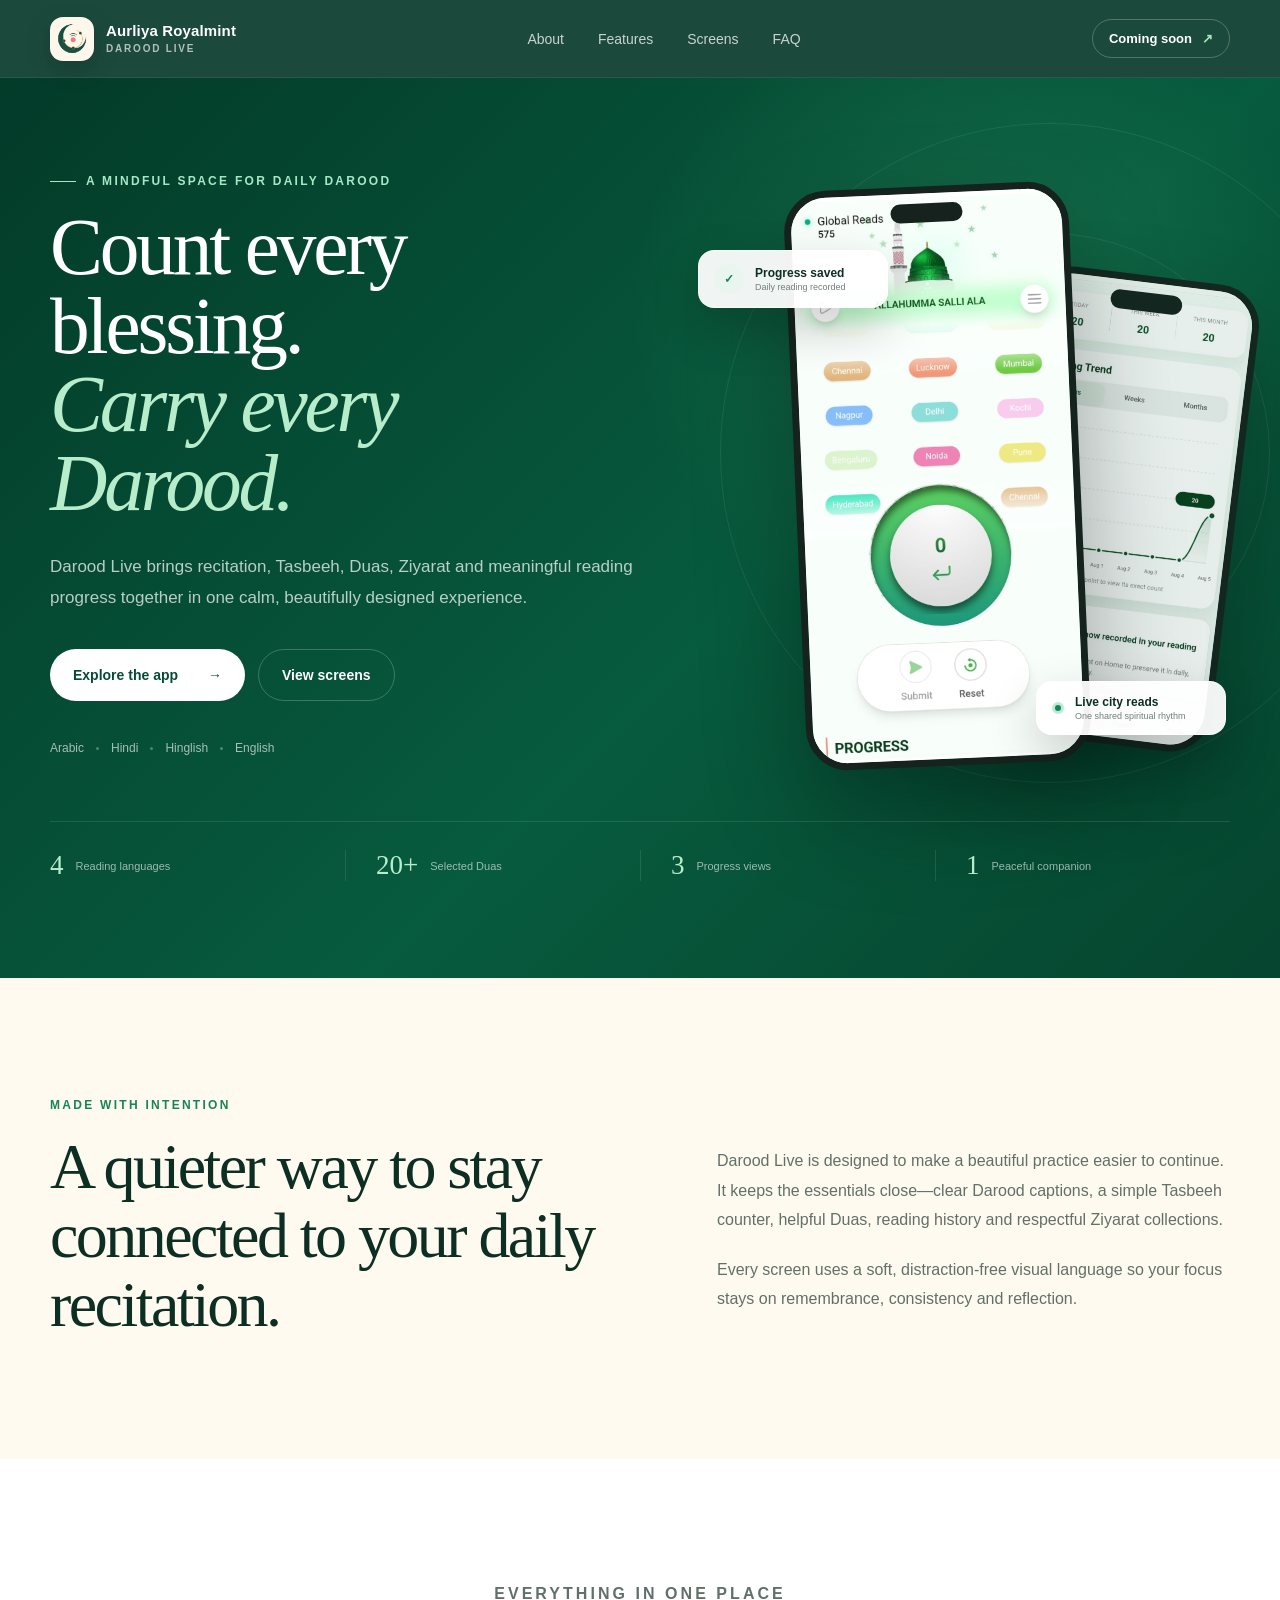
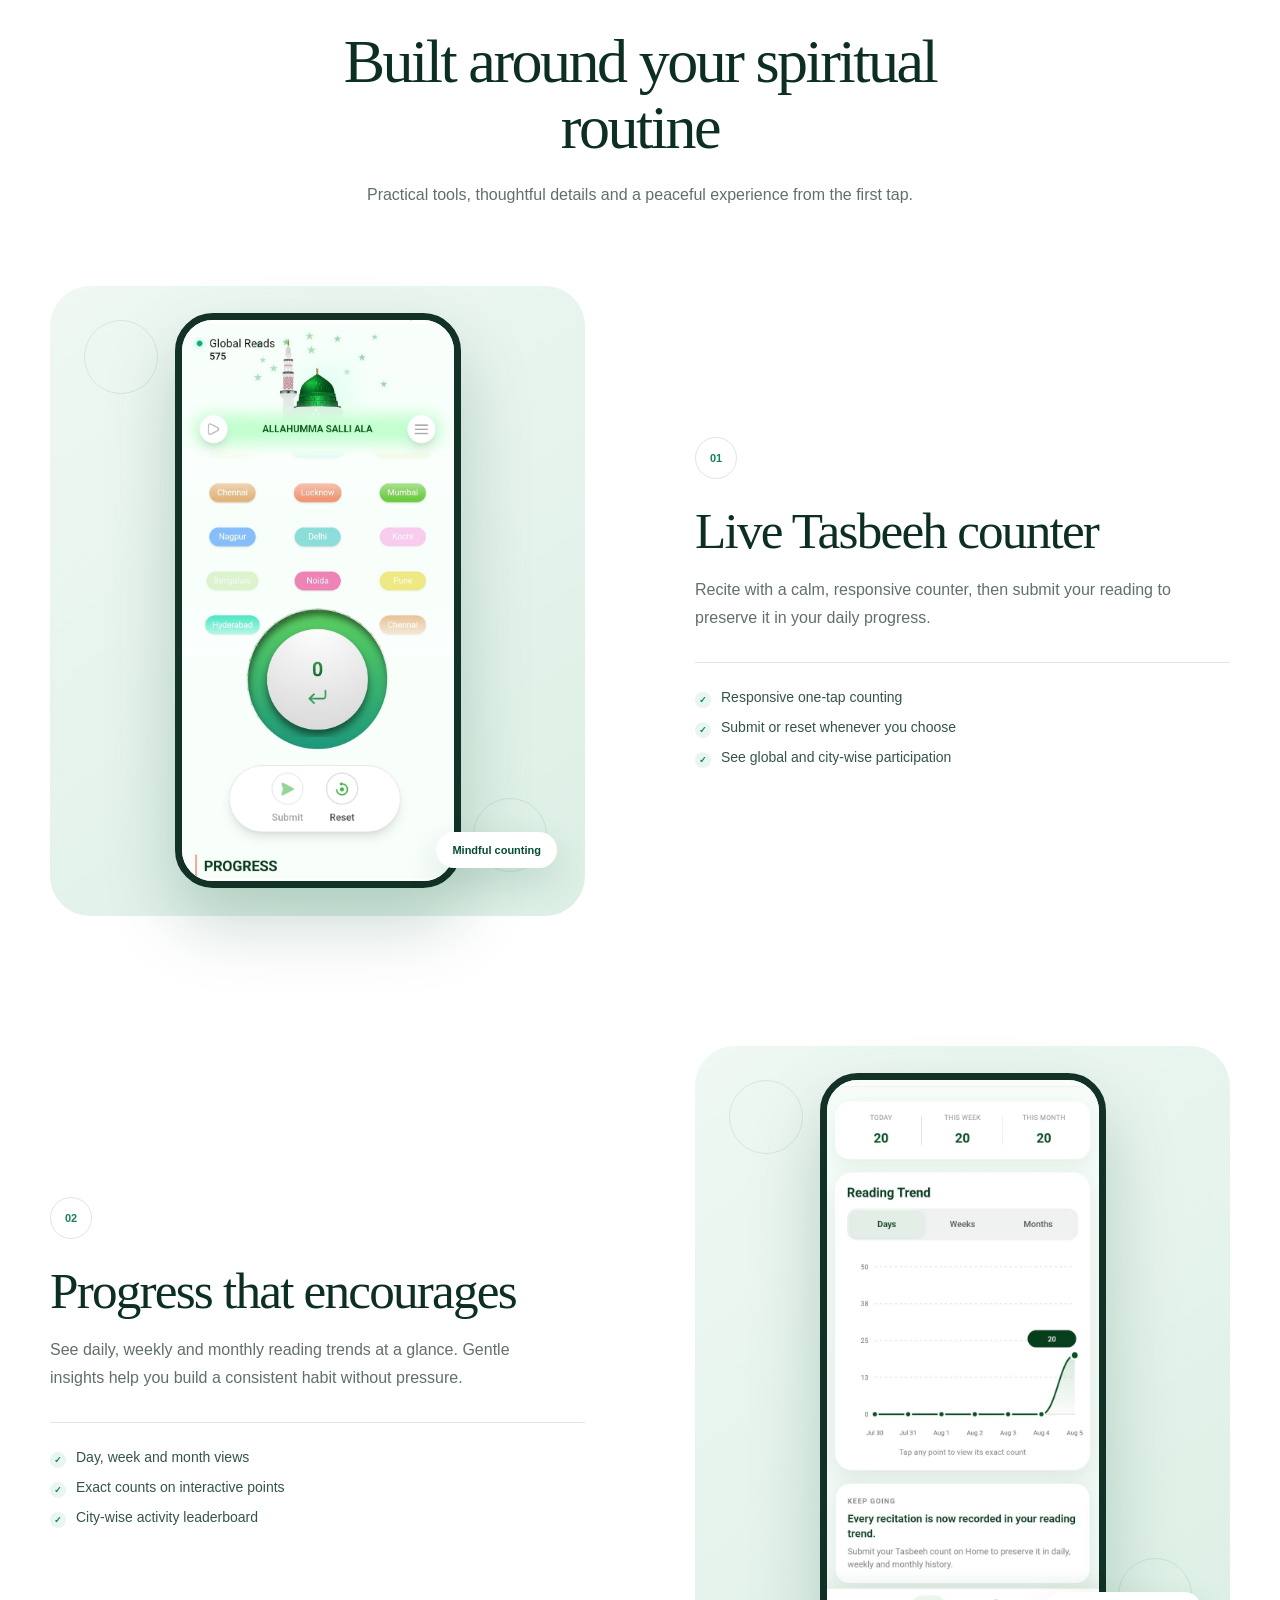
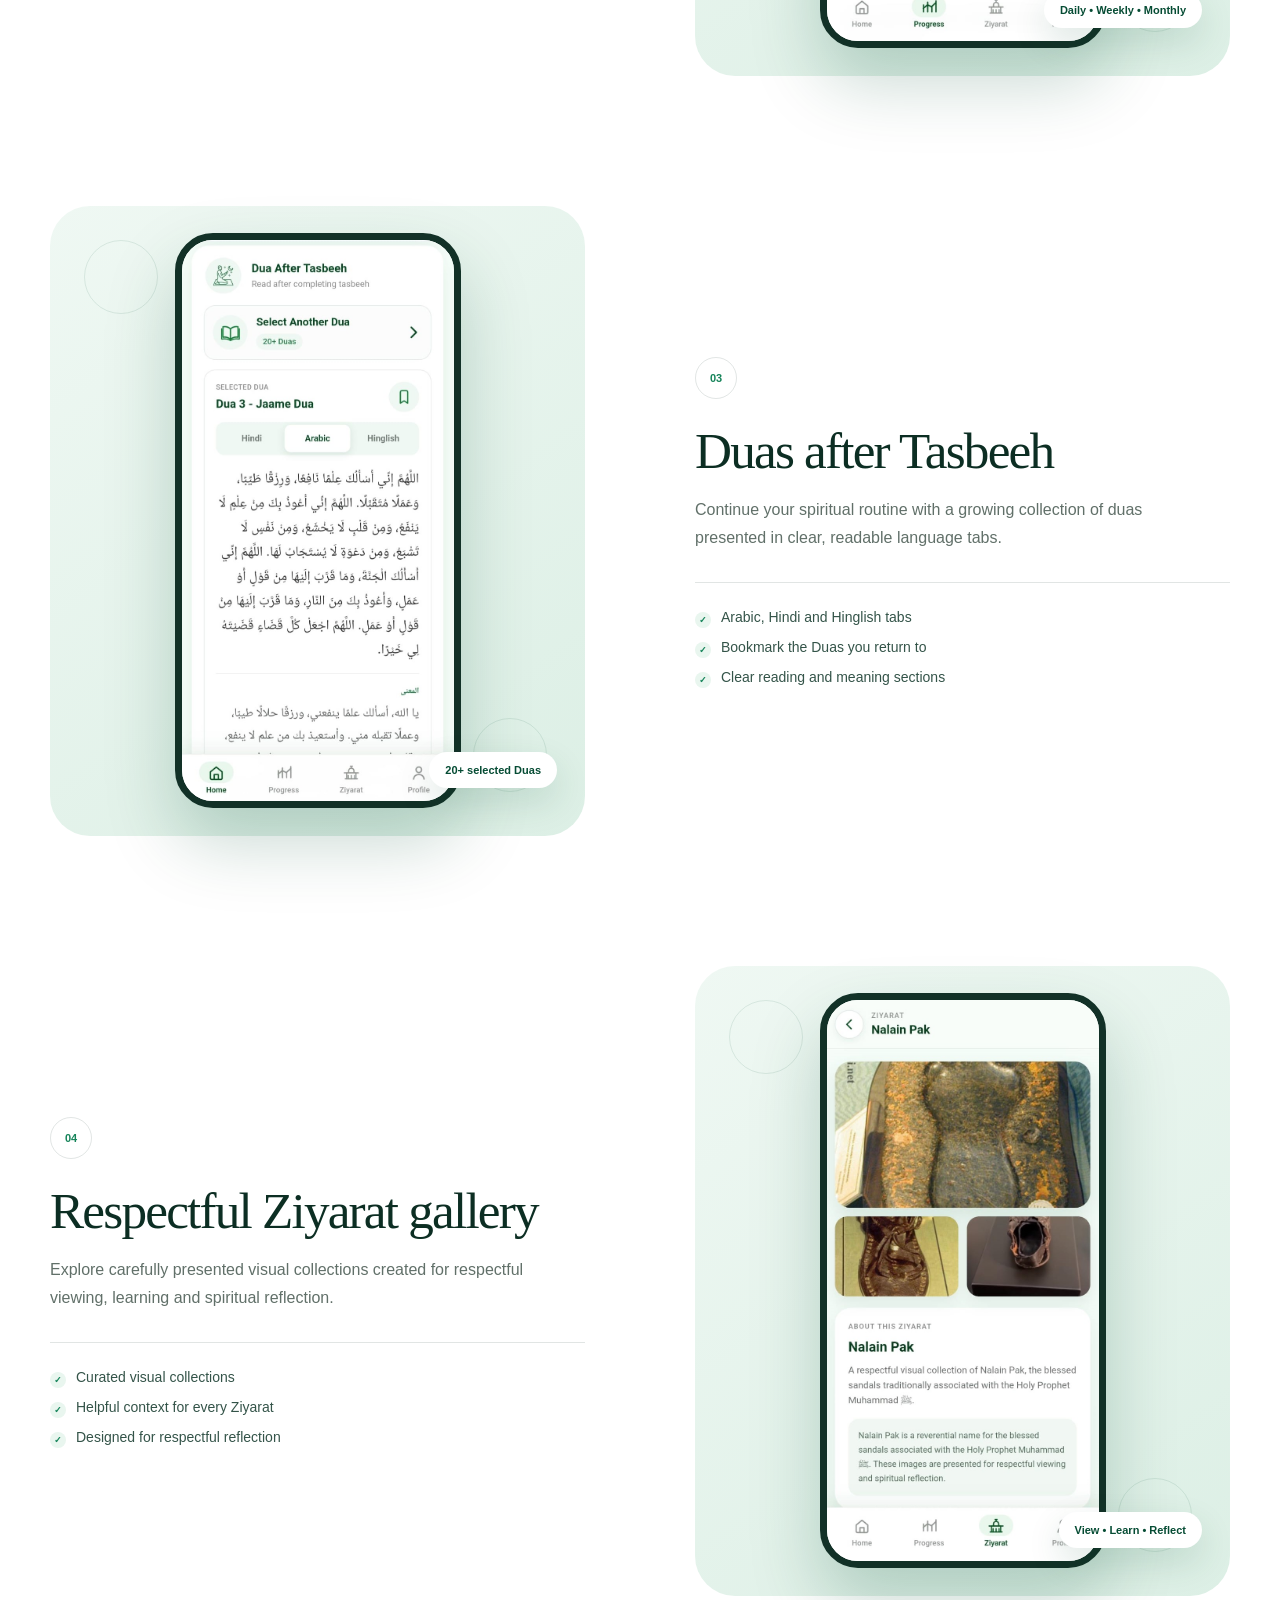
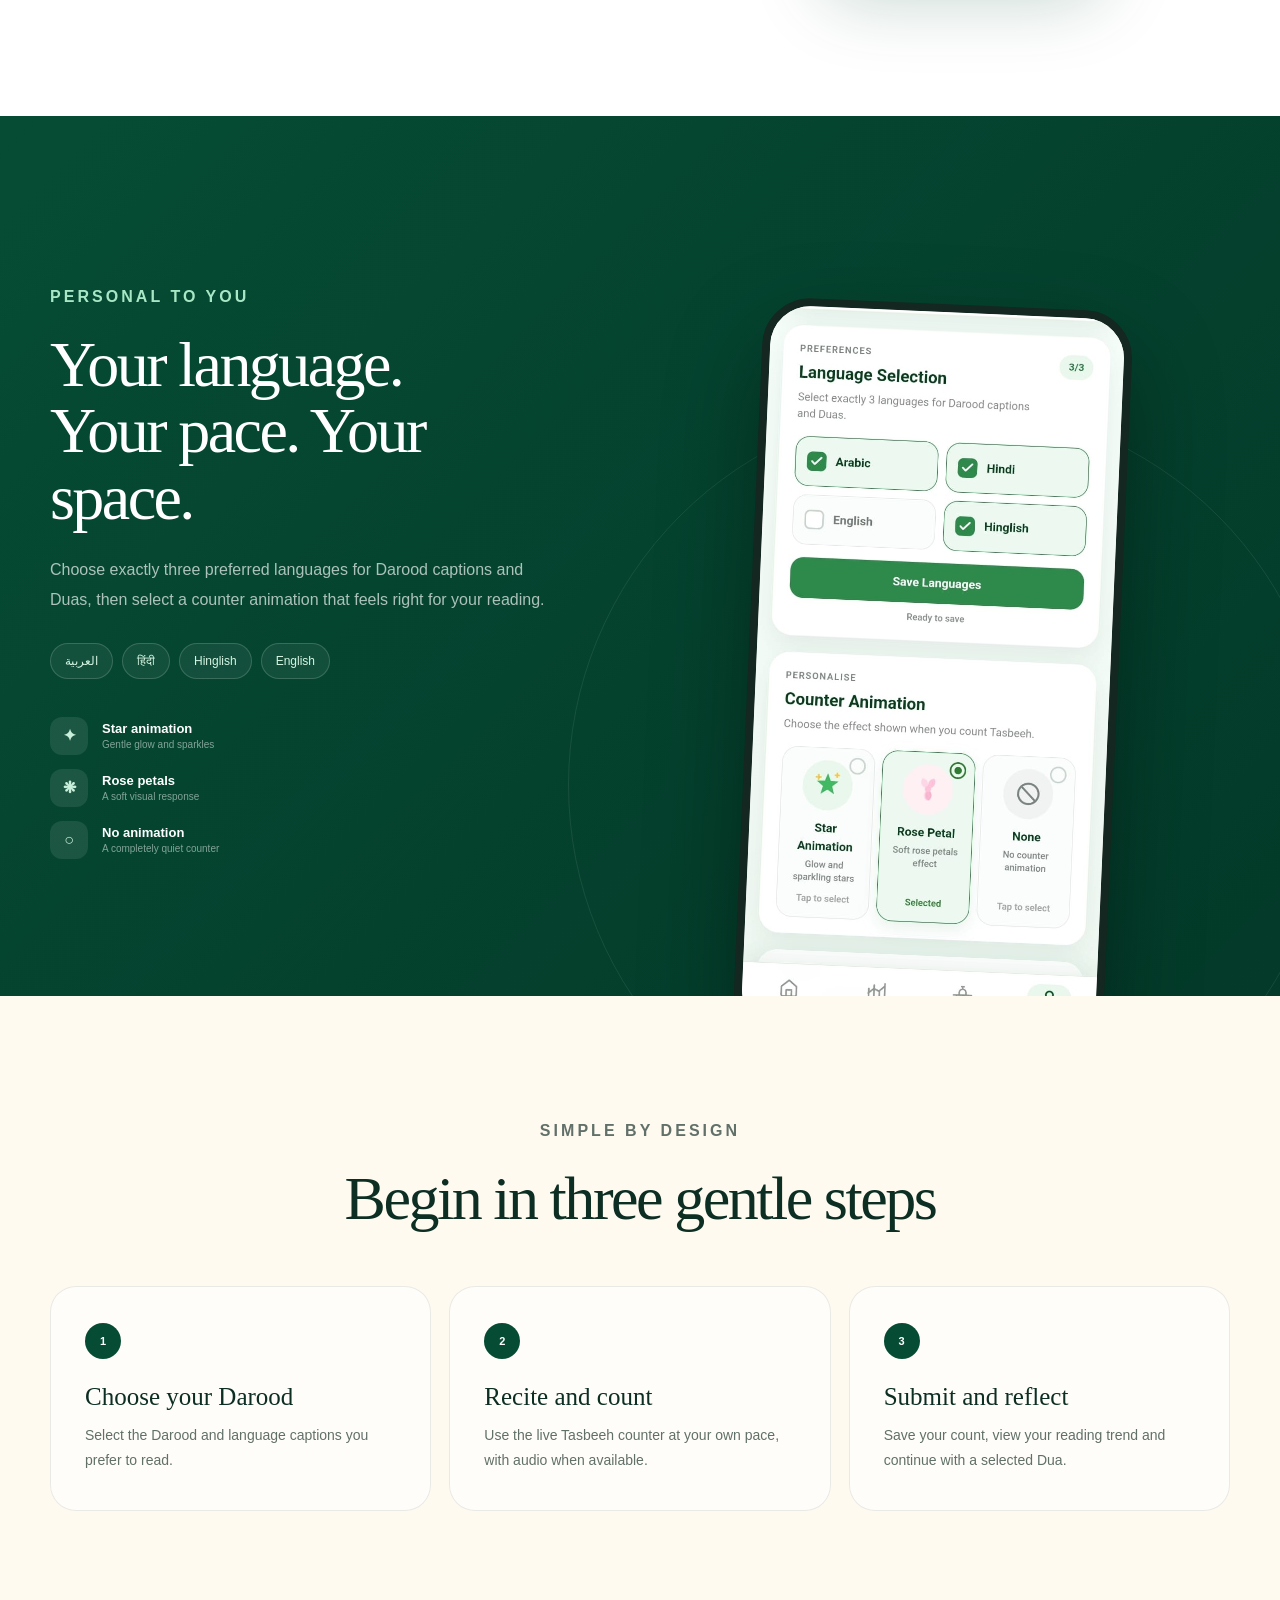
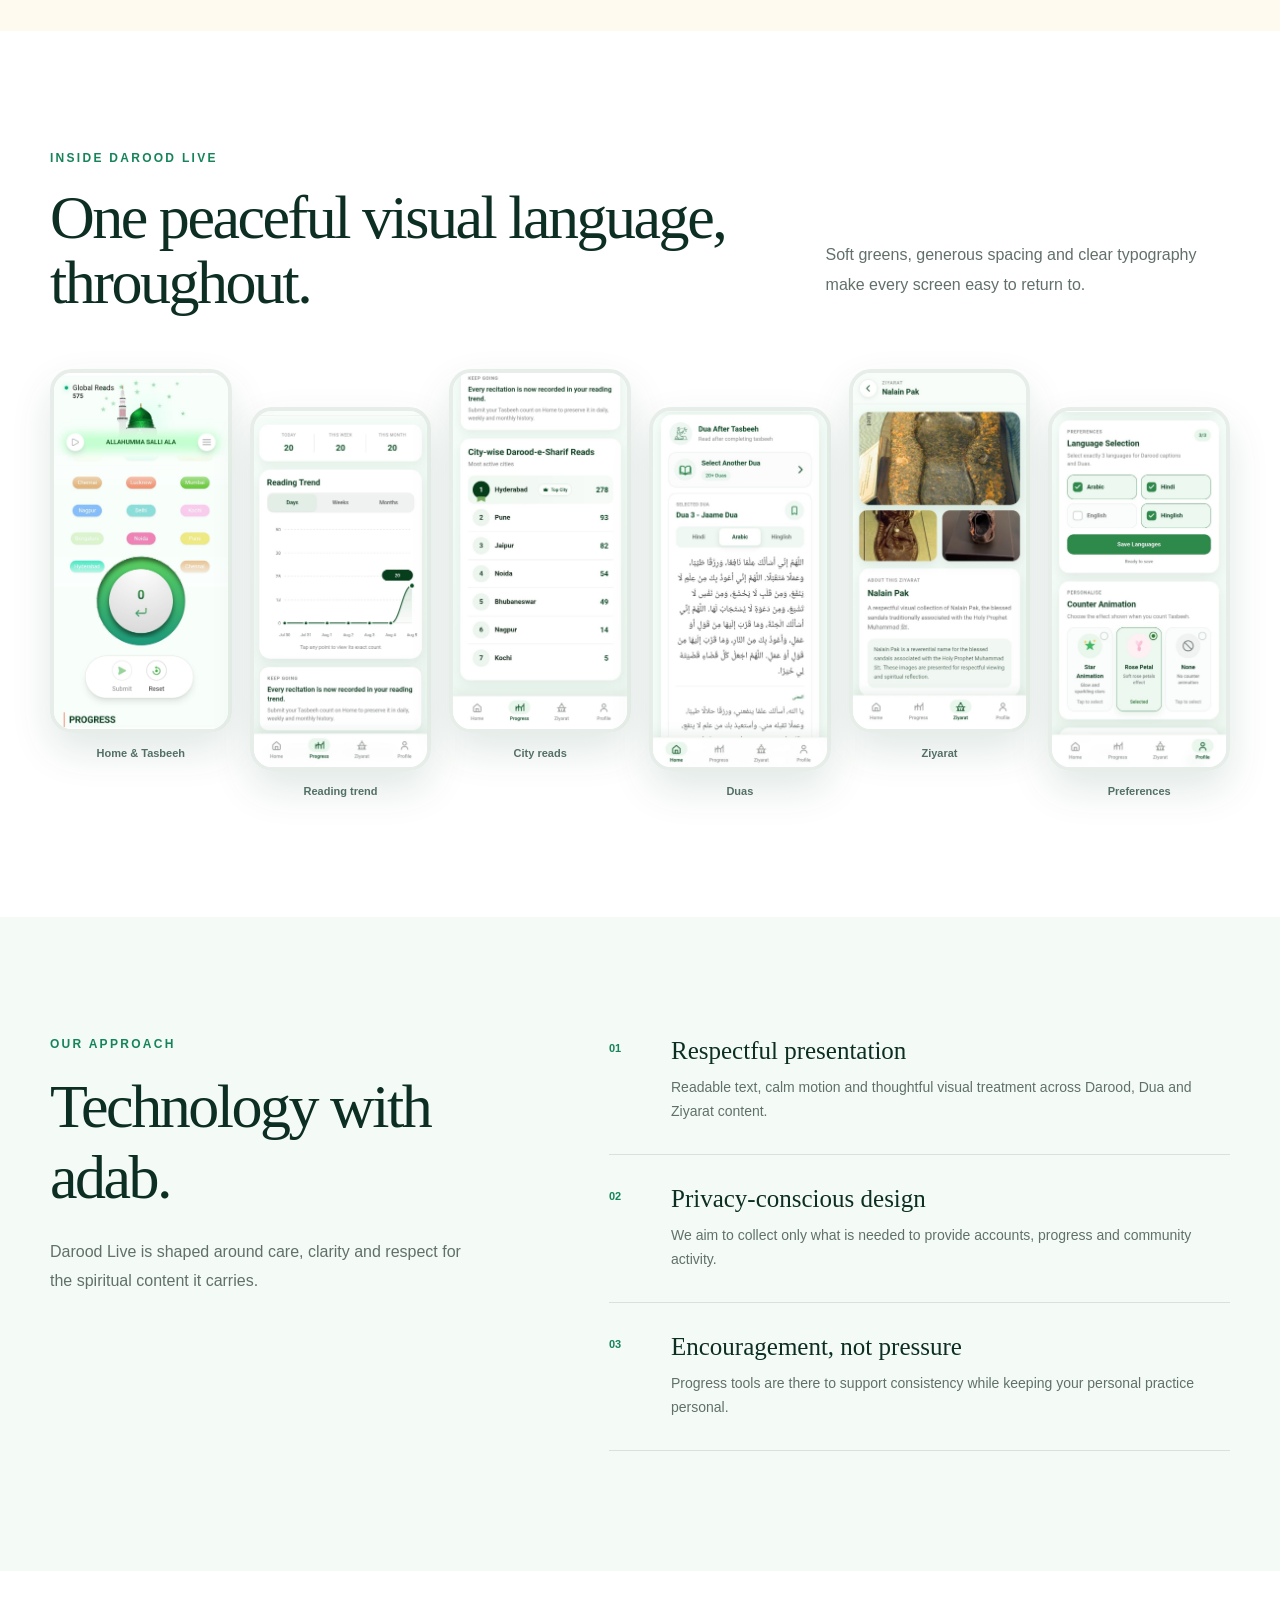
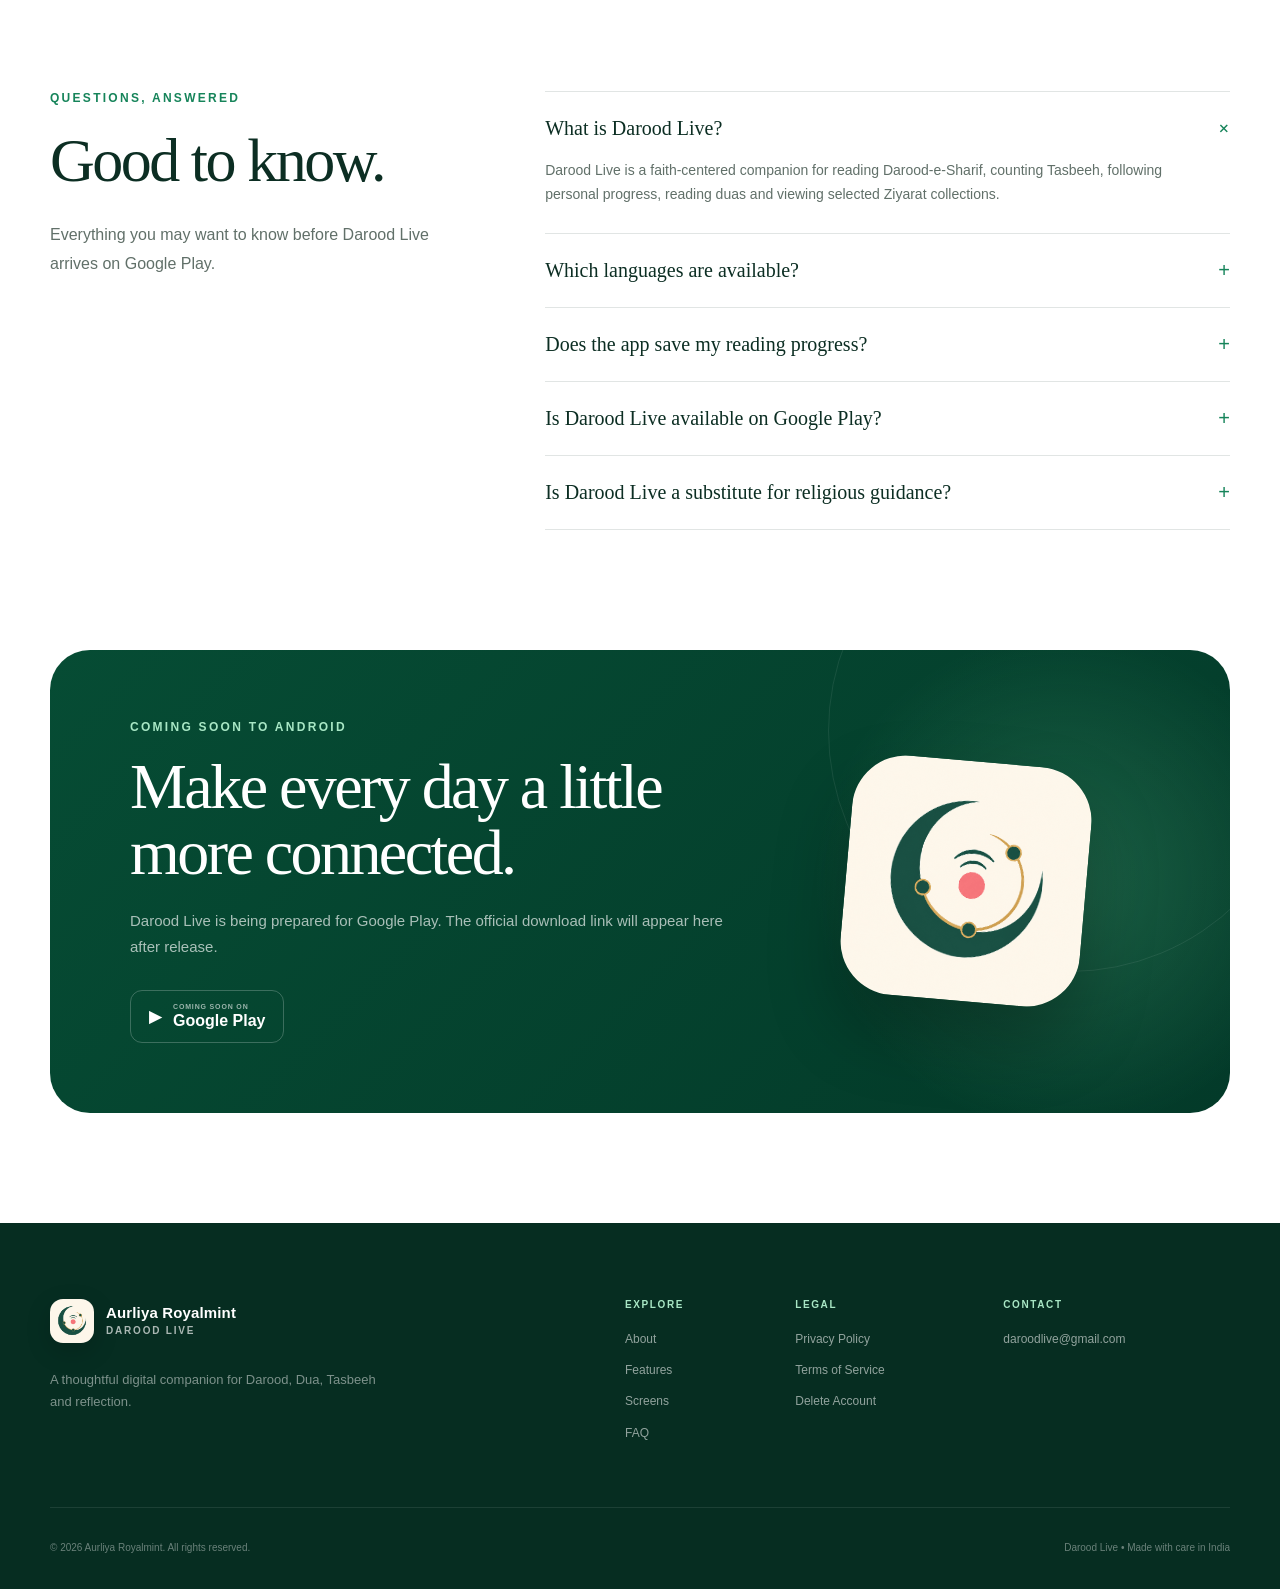
<file: index.html>
<!DOCTYPE html>
<html lang="en">
<head>
  <meta charset="utf-8">
  <meta name="viewport" content="width=device-width, initial-scale=1">
  <meta name="theme-color" content="#064c34">
  <meta name="description" content="Darood Live by Aurliya Royalmint — a peaceful companion for Darood, Tasbeeh, Duas, Ziyarat and reading progress.">
  <title>Darood Live — Aurliya Royalmint</title>
  <link rel="icon" href="assets/darood-live-icon.png">
  <link rel="stylesheet" href="style.css">
</head>
<body>
  <header class="site-header">
    <div class="shell nav-wrap">
      <a class="brand" href="#top" aria-label="Aurliya Royalmint home">
        <img src="assets/darood-live-icon.png" alt="">
        <span><strong>Aurliya Royalmint</strong><small>Darood Live</small></span>
      </a>
      <nav class="desktop-nav" aria-label="Primary navigation">
        <a href="#about">About</a><a href="#features">Features</a><a href="#gallery">Screens</a><a href="#faq">FAQ</a>
      </nav>
      <a class="nav-cta" href="#download">Coming soon <span>↗</span></a>
    </div>
  </header>

  <main>
    <section class="hero" id="top">
      <div class="hero-orbit orbit-one"></div><div class="hero-orbit orbit-two"></div>
      <div class="shell hero-grid">
        <div class="hero-copy">
          <p class="eyebrow"><span></span> A mindful space for daily Darood</p>
          <h1>Count every blessing.<br><em>Carry every Darood.</em></h1>
          <p class="hero-lede">Darood Live brings recitation, Tasbeeh, Duas, Ziyarat and meaningful reading progress together in one calm, beautifully designed experience.</p>
          <div class="hero-actions">
            <a class="button button-primary" href="#features">Explore the app <span>→</span></a>
            <a class="button button-quiet" href="#gallery">View screens</a>
          </div>
          <div class="language-row" role="group" aria-label="Supported languages"><span>Arabic</span><i></i><span>Hindi</span><i></i><span>Hinglish</span><i></i><span>English</span></div>
        </div>
        <div class="hero-visual" role="group" aria-label="Darood Live app preview">
          <div class="phone phone-main"><div class="phone-speaker"></div><img src="assets/home-counter.jpeg" alt="Darood Live live Tasbeeh counter"></div>
          <div class="phone phone-secondary"><div class="phone-speaker"></div><img src="assets/reading-trend.jpeg" alt="Darood Live reading progress"></div>
          <div class="floating-note note-top"><span class="note-icon">✓</span><span><strong>Progress saved</strong><small>Daily reading recorded</small></span></div>
          <div class="floating-note note-bottom"><span class="pulse-dot"></span><span><strong>Live city reads</strong><small>One shared spiritual rhythm</small></span></div>
        </div>
      </div>
      <div class="shell trust-strip">
        <div><strong>4</strong><span>Reading languages</span></div><div><strong>20+</strong><span>Selected Duas</span></div><div><strong>3</strong><span>Progress views</span></div><div><strong>1</strong><span>Peaceful companion</span></div>
      </div>
    </section>

    <section class="section intro-section" id="about">
      <div class="shell intro-grid">
        <div><p class="section-kicker">Made with intention</p><h2>A quieter way to stay connected to your daily recitation.</h2></div>
        <div class="intro-copy">
          <p>Darood Live is designed to make a beautiful practice easier to continue. It keeps the essentials close—clear Darood captions, a simple Tasbeeh counter, helpful Duas, reading history and respectful Ziyarat collections.</p>
          <p>Every screen uses a soft, distraction-free visual language so your focus stays on remembrance, consistency and reflection.</p>
        </div>
      </div>
    </section>

    <section class="section feature-section" id="features">
      <div class="shell">
        <div class="section-heading centered">
          <p class="section-kicker">Everything in one place</p><h2>Built around your spiritual routine</h2><p>Practical tools, thoughtful details and a peaceful experience from the first tap.</p>
        </div>
        <div class="feature-stories">
          <article class="feature-story">
            <div class="story-image-wrap"><div class="story-phone"><img src="assets/home-counter.jpeg" alt="Darood Live home screen with live Tasbeeh counter and city activity"></div><span class="story-label">Mindful counting</span></div>
            <div class="story-copy"><span class="story-number">01</span><h3>Live Tasbeeh counter</h3><p>Recite with a calm, responsive counter, then submit your reading to preserve it in your daily progress.</p><ul><li>Responsive one-tap counting</li><li>Submit or reset whenever you choose</li><li>See global and city-wise participation</li></ul></div>
          </article>
          <article class="feature-story feature-reverse">
            <div class="story-image-wrap"><div class="story-phone"><img src="assets/reading-trend.jpeg" alt="Darood Live daily reading trend chart"></div><span class="story-label">Daily • Weekly • Monthly</span></div>
            <div class="story-copy"><span class="story-number">02</span><h3>Progress that encourages</h3><p>See daily, weekly and monthly reading trends at a glance. Gentle insights help you build a consistent habit without pressure.</p><ul><li>Day, week and month views</li><li>Exact counts on interactive points</li><li>City-wise activity leaderboard</li></ul></div>
          </article>
          <article class="feature-story">
            <div class="story-image-wrap"><div class="story-phone"><img src="assets/dua-after-tasbeeh.jpeg" alt="Darood Live Dua after Tasbeeh screen with Arabic text"></div><span class="story-label">20+ selected Duas</span></div>
            <div class="story-copy"><span class="story-number">03</span><h3>Duas after Tasbeeh</h3><p>Continue your spiritual routine with a growing collection of duas presented in clear, readable language tabs.</p><ul><li>Arabic, Hindi and Hinglish tabs</li><li>Bookmark the Duas you return to</li><li>Clear reading and meaning sections</li></ul></div>
          </article>
          <article class="feature-story feature-reverse">
            <div class="story-image-wrap"><div class="story-phone"><img src="assets/ziyarat.jpeg" alt="Darood Live Ziyarat screen featuring Nalain Pak"></div><span class="story-label">View • Learn • Reflect</span></div>
            <div class="story-copy"><span class="story-number">04</span><h3>Respectful Ziyarat gallery</h3><p>Explore carefully presented visual collections created for respectful viewing, learning and spiritual reflection.</p><ul><li>Curated visual collections</li><li>Helpful context for every Ziyarat</li><li>Designed for respectful reflection</li></ul></div>
          </article>
        </div>
      </div>
    </section>

    <section class="section preferences-section">
      <div class="shell preference-grid">
        <div class="preference-copy">
          <p class="section-kicker light">Personal to you</p><h2>Your language.<br>Your pace. Your space.</h2>
          <p>Choose exactly three preferred languages for Darood captions and Duas, then select a counter animation that feels right for your reading.</p>
          <div class="option-pills"><span>العربية</span><span>हिंदी</span><span>Hinglish</span><span>English</span></div>
          <div class="mini-benefits">
            <div><b>✦</b><span><strong>Star animation</strong><small>Gentle glow and sparkles</small></span></div>
            <div><b>❋</b><span><strong>Rose petals</strong><small>A soft visual response</small></span></div>
            <div><b>○</b><span><strong>No animation</strong><small>A completely quiet counter</small></span></div>
          </div>
        </div>
        <div class="preference-visual"><div class="large-phone"><img src="assets/preferences.jpeg" alt="Language and counter animation preferences in Darood Live"></div></div>
      </div>
    </section>

    <section class="section how-section">
      <div class="shell">
        <div class="section-heading centered compact"><p class="section-kicker">Simple by design</p><h2>Begin in three gentle steps</h2></div>
        <div class="steps-grid">
          <article><span>1</span><h3>Choose your Darood</h3><p>Select the Darood and language captions you prefer to read.</p></article>
          <article><span>2</span><h3>Recite and count</h3><p>Use the live Tasbeeh counter at your own pace, with audio when available.</p></article>
          <article><span>3</span><h3>Submit and reflect</h3><p>Save your count, view your reading trend and continue with a selected Dua.</p></article>
        </div>
      </div>
    </section>

    <section class="section gallery-section" id="gallery">
      <div class="shell">
        <div class="gallery-heading"><div><p class="section-kicker">Inside Darood Live</p><h2>One peaceful visual language, throughout.</h2></div><p>Soft greens, generous spacing and clear typography make every screen easy to return to.</p></div>
        <div class="screen-gallery">
          <figure><img src="assets/home-counter.jpeg" alt="Home and Tasbeeh counter screen"><figcaption>Home &amp; Tasbeeh</figcaption></figure>
          <figure><img src="assets/reading-trend.jpeg" alt="Reading trend screen"><figcaption>Reading trend</figcaption></figure>
          <figure><img src="assets/city-leaderboard.jpeg" alt="City leaderboard screen"><figcaption>City reads</figcaption></figure>
          <figure><img src="assets/dua-after-tasbeeh.jpeg" alt="Dua after Tasbeeh screen"><figcaption>Duas</figcaption></figure>
          <figure><img src="assets/ziyarat.jpeg" alt="Ziyarat screen"><figcaption>Ziyarat</figcaption></figure>
          <figure><img src="assets/preferences.jpeg" alt="Preferences screen"><figcaption>Preferences</figcaption></figure>
        </div>
      </div>
    </section>

    <section class="section values-section">
      <div class="shell values-grid">
        <div class="values-intro"><p class="section-kicker">Our approach</p><h2>Technology with adab.</h2><p>Darood Live is shaped around care, clarity and respect for the spiritual content it carries.</p></div>
        <div class="value-cards">
          <article><span>01</span><h3>Respectful presentation</h3><p>Readable text, calm motion and thoughtful visual treatment across Darood, Dua and Ziyarat content.</p></article>
          <article><span>02</span><h3>Privacy-conscious design</h3><p>We aim to collect only what is needed to provide accounts, progress and community activity.</p></article>
          <article><span>03</span><h3>Encouragement, not pressure</h3><p>Progress tools are there to support consistency while keeping your personal practice personal.</p></article>
        </div>
      </div>
    </section>

    <section class="section faq-section" id="faq">
      <div class="shell faq-grid">
        <div class="faq-title"><p class="section-kicker">Questions, answered</p><h2>Good to know.</h2><p>Everything you may want to know before Darood Live arrives on Google Play.</p></div>
        <div class="faq-list">
          <details open><summary>What is Darood Live?<span>+</span></summary><p>Darood Live is a faith-centered companion for reading Darood-e-Sharif, counting Tasbeeh, following personal progress, reading duas and viewing selected Ziyarat collections.</p></details>
          <details><summary>Which languages are available?<span>+</span></summary><p>The app is designed around Arabic, Hindi, Hinglish and English. You can select three preferred languages for Darood captions and Duas.</p></details>
          <details><summary>Does the app save my reading progress?<span>+</span></summary><p>Yes. When you submit a Tasbeeh count, Darood Live can preserve it in your daily, weekly and monthly reading history so you can revisit your progress.</p></details>
          <details><summary>Is Darood Live available on Google Play?<span>+</span></summary><p>The Android release is being prepared. The official Google Play link will be added here once the app is approved and live.</p></details>
          <details><summary>Is Darood Live a substitute for religious guidance?<span>+</span></summary><p>No. The app supports personal reading and reflection. For religious rulings or individual guidance, please consult a qualified scholar you trust.</p></details>
        </div>
      </div>
    </section>

    <section class="download-section" id="download">
      <div class="shell download-card">
        <div class="download-copy"><p class="section-kicker light">Coming soon to Android</p><h2>Make every day a little more connected.</h2><p>Darood Live is being prepared for Google Play. The official download link will appear here after release.</p><span class="play-badge"><b>▶</b><span><small>COMING SOON ON</small>Google Play</span></span></div>
        <div class="download-icon-wrap"><img src="assets/darood-live-icon.png" alt="Darood Live app icon"></div>
      </div>
    </section>
  </main>

  <footer class="site-footer">
    <div class="shell footer-main">
      <div class="footer-brand"><a class="brand brand-light" href="#top"><img src="assets/darood-live-icon.png" alt=""><span><strong>Aurliya Royalmint</strong><small>Darood Live</small></span></a><p>A thoughtful digital companion for Darood, Dua, Tasbeeh and reflection.</p></div>
      <div class="footer-links">
        <div><h3>Explore</h3><a href="#about">About</a><a href="#features">Features</a><a href="#gallery">Screens</a><a href="#faq">FAQ</a></div>
        <div><h3>Legal</h3><a href="privacy.html">Privacy Policy</a><a href="terms.html">Terms of Service</a><a href="delete-account.html">Delete Account</a></div>
        <div><h3>Contact</h3><p><a href="mailto:daroodlive@gmail.com">daroodlive@gmail.com</a></p></div>
      </div>
    </div>
    <div class="shell footer-bottom"><p>© 2026 Aurliya Royalmint. All rights reserved.</p><p>Darood Live • Made with care in India</p></div>
  </footer>
</body>
</html>
</file>
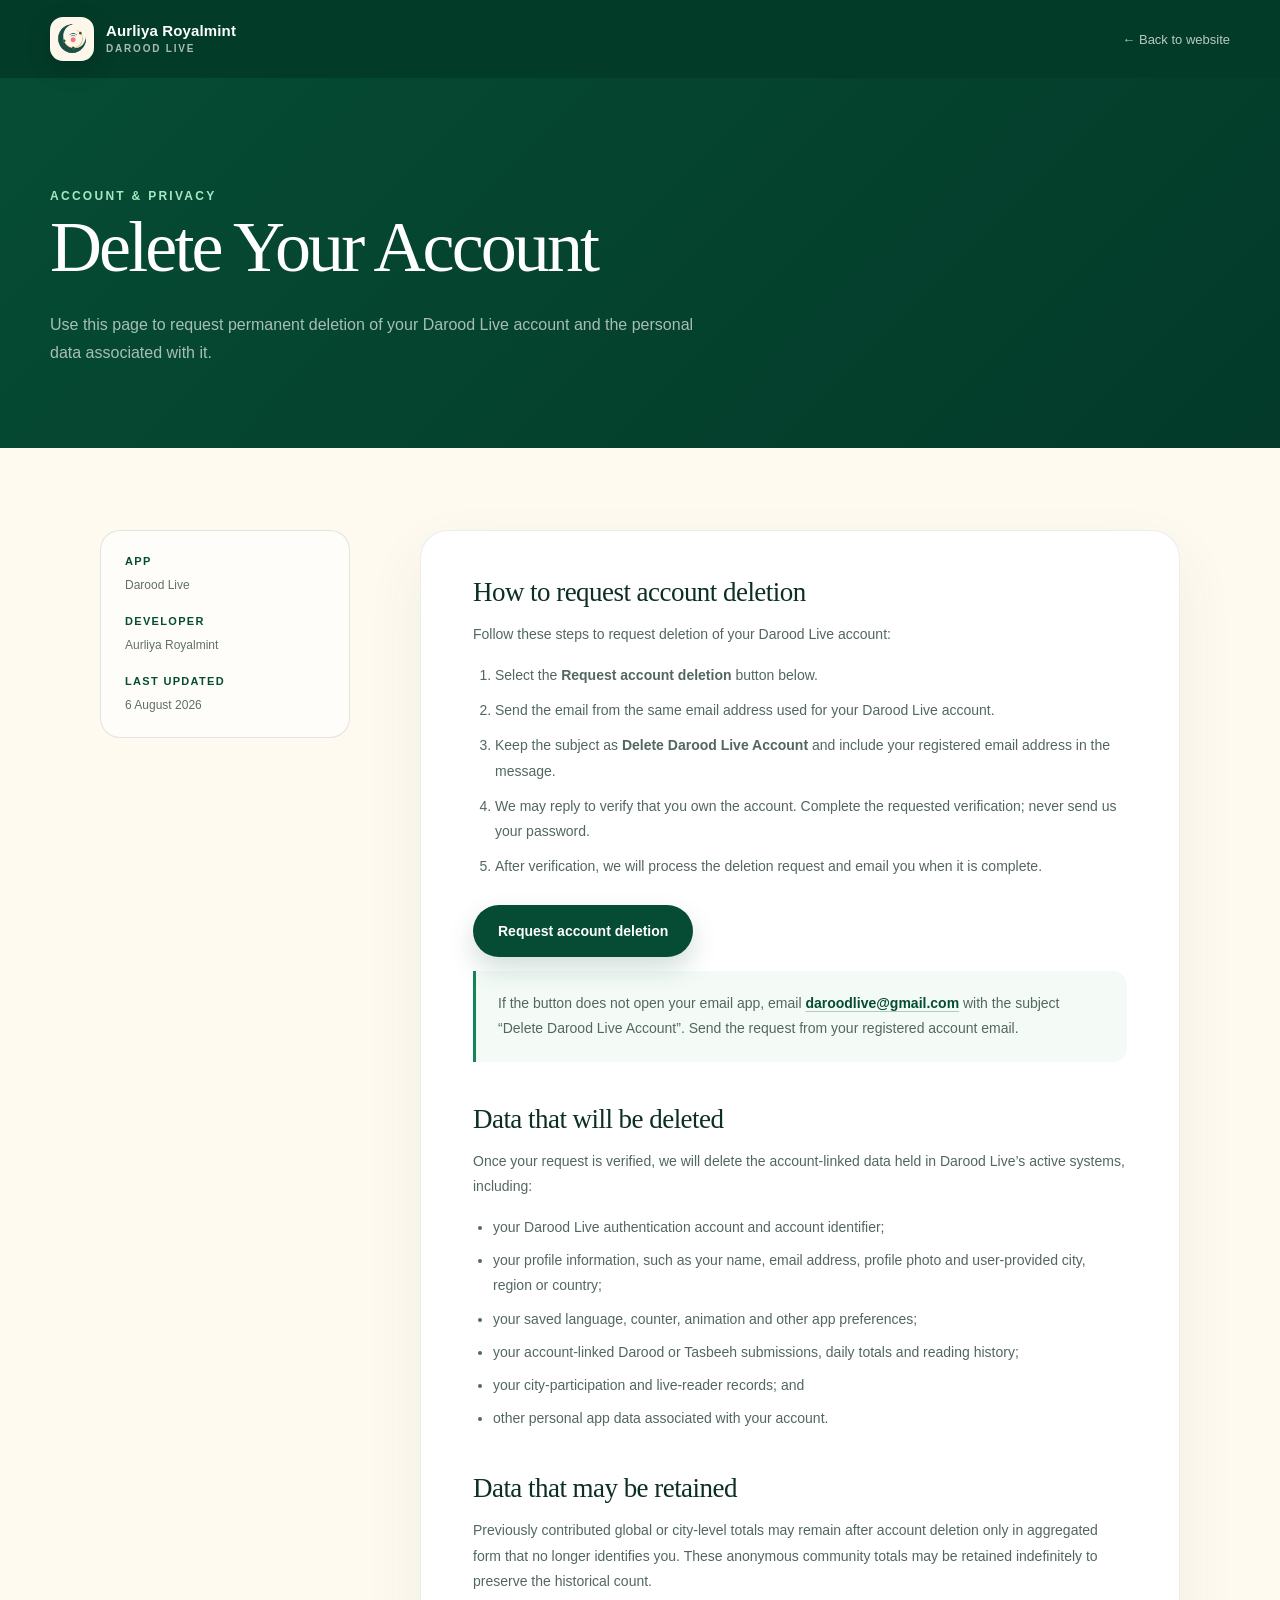
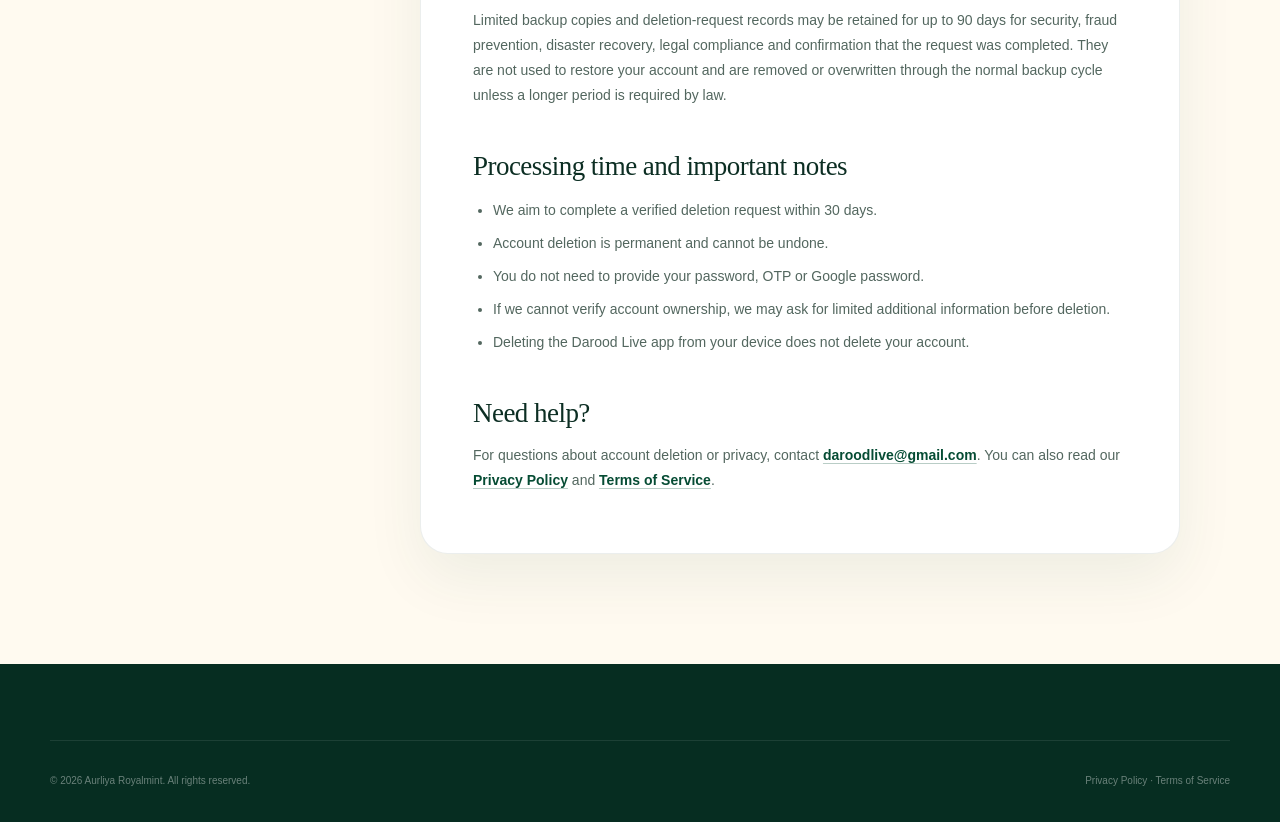
<file: delete-account.html>
<!DOCTYPE html>
<html lang="en">
<head>
  <meta charset="utf-8"><meta name="viewport" content="width=device-width, initial-scale=1"><meta name="theme-color" content="#064c34">
  <meta name="description" content="Request deletion of your Darood Live account and associated data."><title>Delete Account — Darood Live</title>
  <link rel="icon" href="assets/darood-live-icon.png"><link rel="stylesheet" href="style.css">
</head>
<body>
  <main class="legal-page">
    <header class="legal-header"><div class="shell nav-wrap"><a class="brand" href="index.html"><img src="assets/darood-live-icon.png" alt=""><span><strong>Aurliya Royalmint</strong><small>Darood Live</small></span></a><a class="back-link" href="index.html">← Back to website</a></div></header>
    <section class="legal-hero"><div class="shell"><p class="section-kicker light">Account &amp; privacy</p><h1>Delete Your Account</h1><p>Use this page to request permanent deletion of your Darood Live account and the personal data associated with it.</p></div></section>
    <div class="shell legal-content">
      <aside class="legal-meta"><strong>App</strong><span>Darood Live</span><strong class="legal-meta-heading">Developer</strong><span>Aurliya Royalmint</span><strong class="legal-meta-heading">Last updated</strong><span>6 August 2026</span></aside>
      <article class="legal-body">
        <section><h2>How to request account deletion</h2><p>Follow these steps to request deletion of your Darood Live account:</p><ol><li>Select the <strong>Request account deletion</strong> button below.</li><li>Send the email from the same email address used for your Darood Live account.</li><li>Keep the subject as <strong>Delete Darood Live Account</strong> and include your registered email address in the message.</li><li>We may reply to verify that you own the account. Complete the requested verification; never send us your password.</li><li>After verification, we will process the deletion request and email you when it is complete.</li></ol><p><a class="delete-request-button" href="mailto:daroodlive@gmail.com?subject=Delete%20Darood%20Live%20Account&amp;body=Hello%20Darood%20Live%20Support%2C%0A%0AI%20want%20to%20permanently%20delete%20my%20Darood%20Live%20account%20and%20associated%20personal%20data.%0A%0ARegistered%20email%3A%20%0AProfile%20name%20(optional)%3A%20%0A%0AThank%20you.">Request account deletion</a></p><p class="legal-note">If the button does not open your email app, email <a href="mailto:daroodlive@gmail.com">daroodlive@gmail.com</a> with the subject “Delete Darood Live Account”. Send the request from your registered account email.</p></section>
        <section><h2>Data that will be deleted</h2><p>Once your request is verified, we will delete the account-linked data held in Darood Live’s active systems, including:</p><ul><li>your Darood Live authentication account and account identifier;</li><li>your profile information, such as your name, email address, profile photo and user-provided city, region or country;</li><li>your saved language, counter, animation and other app preferences;</li><li>your account-linked Darood or Tasbeeh submissions, daily totals and reading history;</li><li>your city-participation and live-reader records; and</li><li>other personal app data associated with your account.</li></ul></section>
        <section><h2>Data that may be retained</h2><p>Previously contributed global or city-level totals may remain after account deletion only in aggregated form that no longer identifies you. These anonymous community totals may be retained indefinitely to preserve the historical count.</p><p>Limited backup copies and deletion-request records may be retained for up to 90 days for security, fraud prevention, disaster recovery, legal compliance and confirmation that the request was completed. They are not used to restore your account and are removed or overwritten through the normal backup cycle unless a longer period is required by law.</p></section>
        <section><h2>Processing time and important notes</h2><ul><li>We aim to complete a verified deletion request within 30 days.</li><li>Account deletion is permanent and cannot be undone.</li><li>You do not need to provide your password, OTP or Google password.</li><li>If we cannot verify account ownership, we may ask for limited additional information before deletion.</li><li>Deleting the Darood Live app from your device does not delete your account.</li></ul></section>
        <section><h2>Need help?</h2><p>For questions about account deletion or privacy, contact <a href="mailto:daroodlive@gmail.com">daroodlive@gmail.com</a>. You can also read our <a href="privacy.html">Privacy Policy</a> and <a href="terms.html">Terms of Service</a>.</p></section>
      </article>
    </div>
    <footer class="site-footer"><div class="shell footer-bottom"><p>© 2026 Aurliya Royalmint. All rights reserved.</p><p><a href="privacy.html">Privacy Policy</a> · <a href="terms.html">Terms of Service</a></p></div></footer>
  </main>
</body>
</html>
</file>
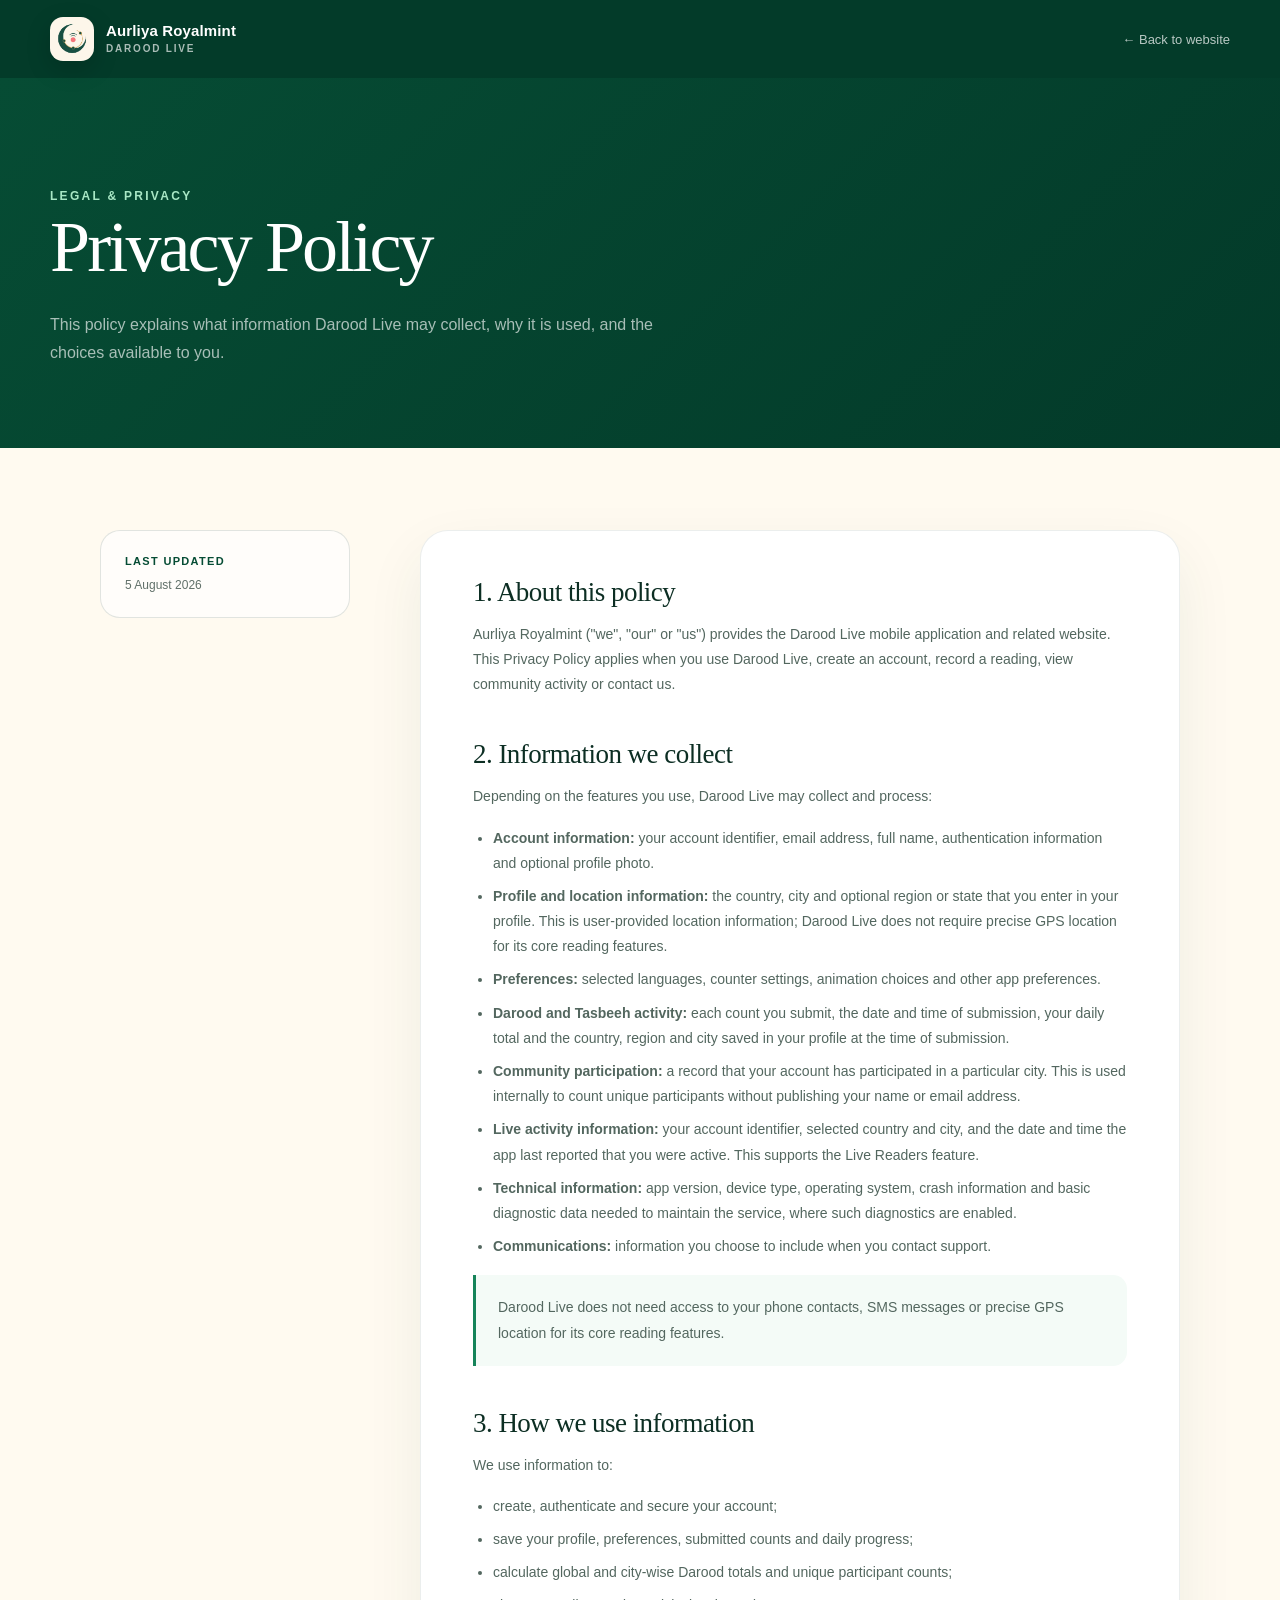
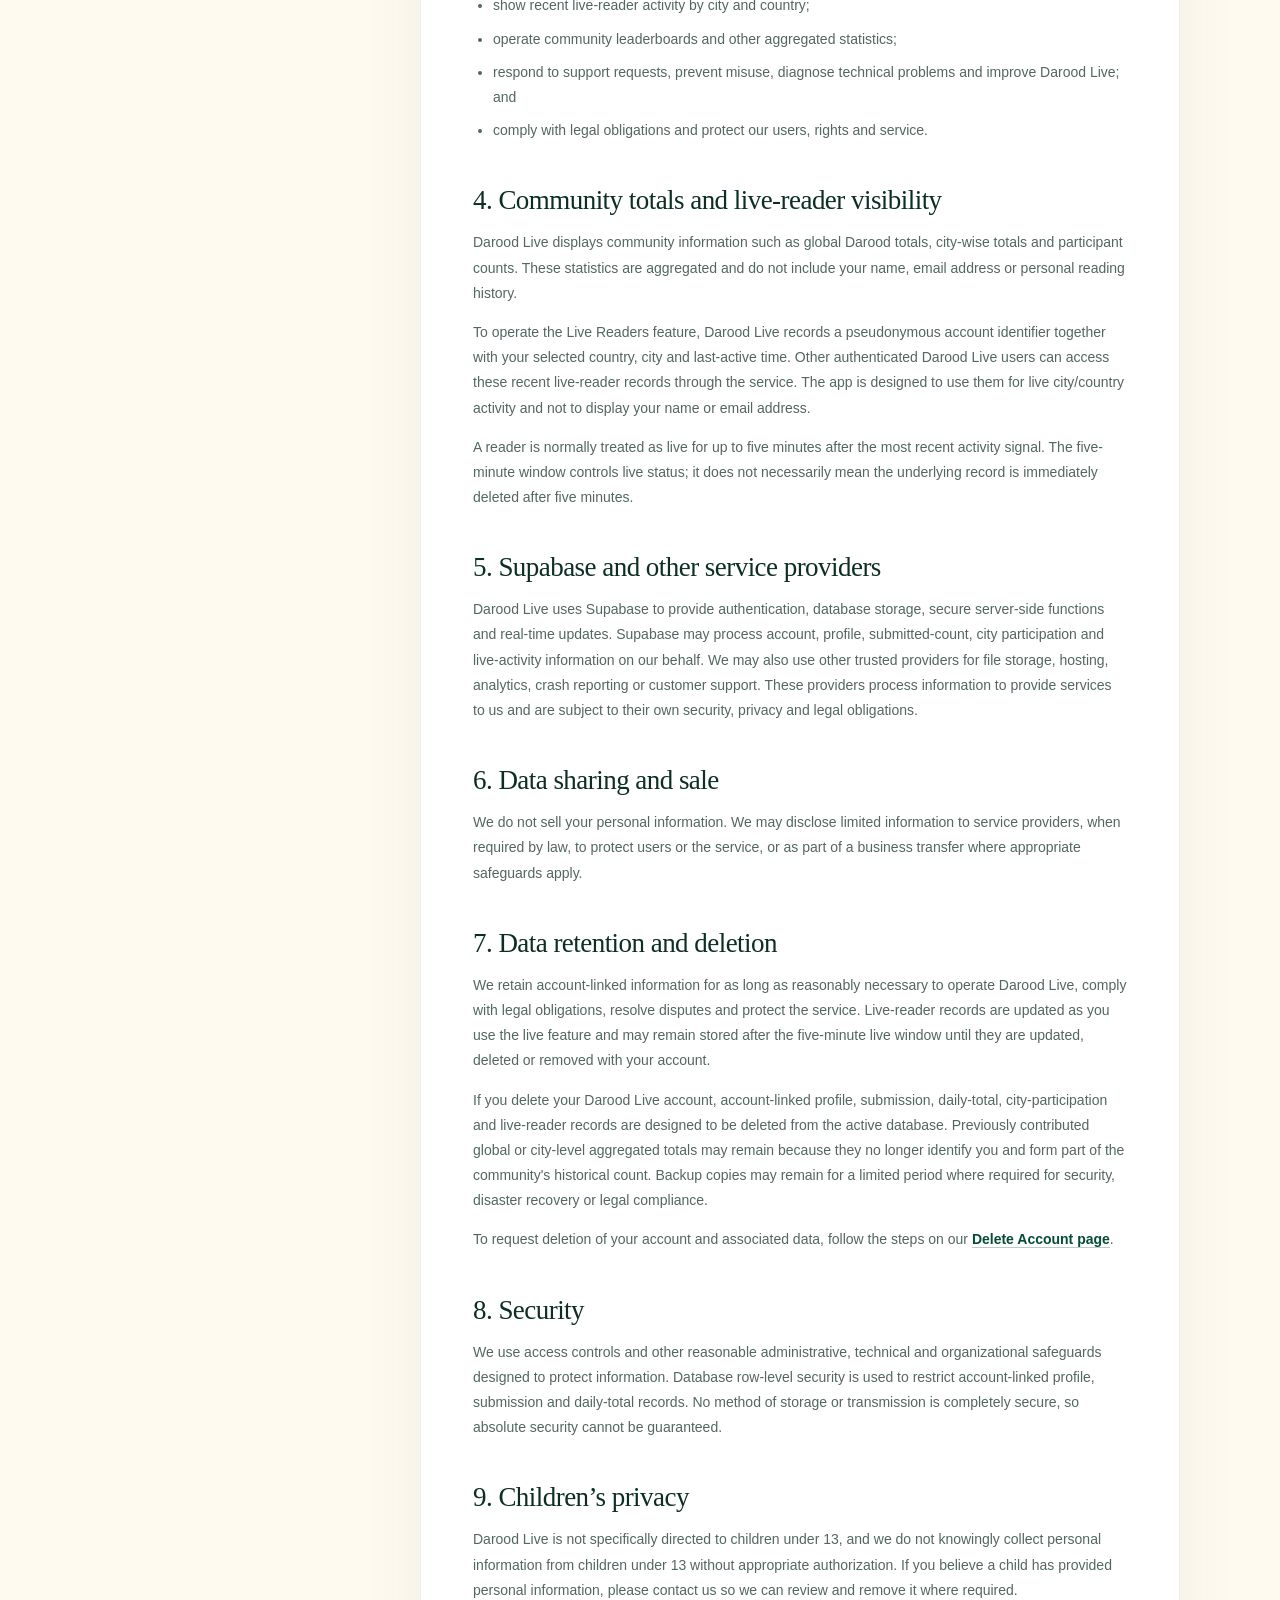
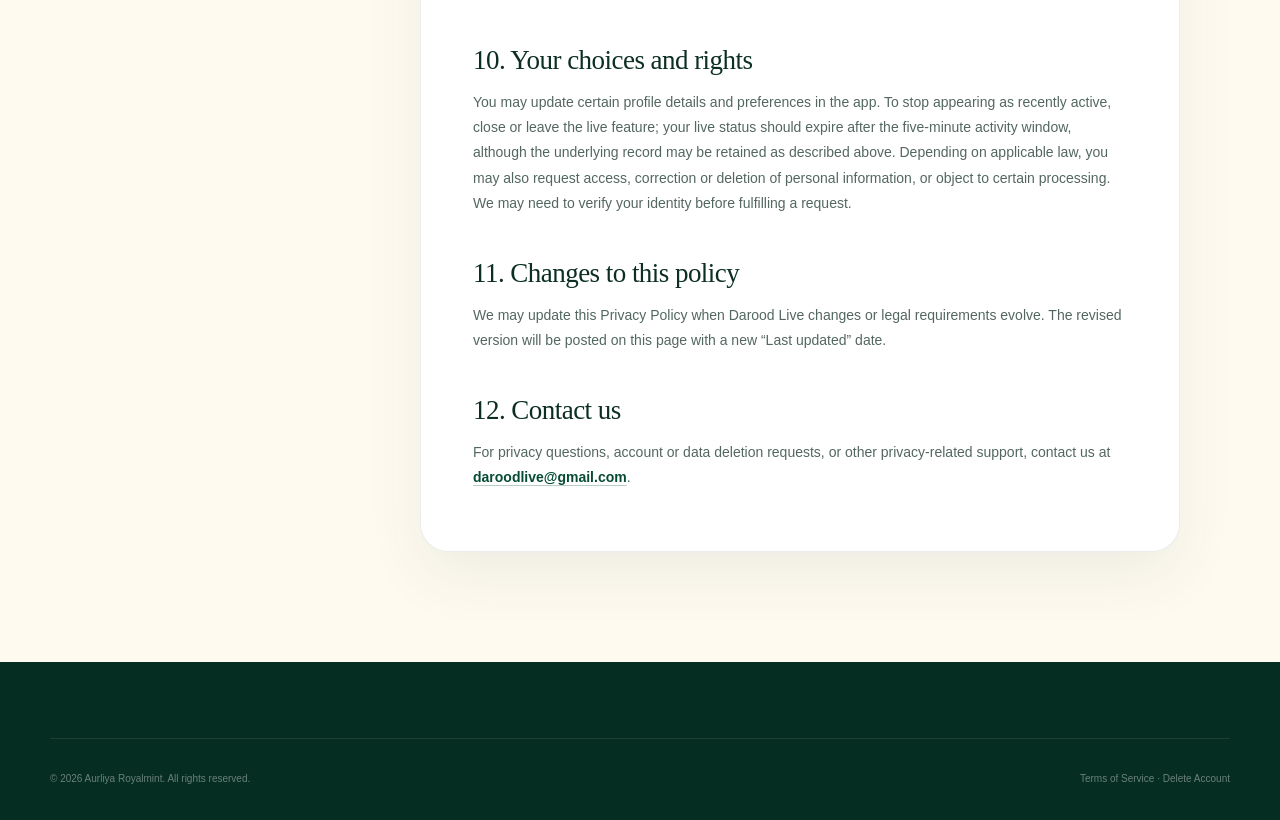
<file: privacy.html>
<!DOCTYPE html>
<html lang="en">
<head>
  <meta charset="utf-8"><meta name="viewport" content="width=device-width, initial-scale=1"><meta name="theme-color" content="#064c34">
  <meta name="description" content="Privacy Policy for Darood Live by Aurliya Royalmint."><title>Privacy Policy — Darood Live</title>
  <link rel="icon" href="assets/darood-live-icon.png"><link rel="stylesheet" href="style.css">
</head>
<body>
  <main class="legal-page">
    <header class="legal-header"><div class="shell nav-wrap"><a class="brand" href="index.html"><img src="assets/darood-live-icon.png" alt=""><span><strong>Aurliya Royalmint</strong><small>Darood Live</small></span></a><a class="back-link" href="index.html">← Back to website</a></div></header>
    <section class="legal-hero"><div class="shell"><p class="section-kicker light">Legal &amp; privacy</p><h1>Privacy Policy</h1><p>This policy explains what information Darood Live may collect, why it is used, and the choices available to you.</p></div></section>
    <div class="shell legal-content">
      <aside class="legal-meta"><strong>Last updated</strong><span>5 August 2026</span></aside>
      <article class="legal-body">
        <section><h2>1. About this policy</h2><p>Aurliya Royalmint ("we", "our" or "us") provides the Darood Live mobile application and related website. This Privacy Policy applies when you use Darood Live, create an account, record a reading, view community activity or contact us.</p></section>
        <section><h2>2. Information we collect</h2><p>Depending on the features you use, Darood Live may collect and process:</p><ul><li><strong>Account information:</strong> your account identifier, email address, full name, authentication information and optional profile photo.</li><li><strong>Profile and location information:</strong> the country, city and optional region or state that you enter in your profile. This is user-provided location information; Darood Live does not require precise GPS location for its core reading features.</li><li><strong>Preferences:</strong> selected languages, counter settings, animation choices and other app preferences.</li><li><strong>Darood and Tasbeeh activity:</strong> each count you submit, the date and time of submission, your daily total and the country, region and city saved in your profile at the time of submission.</li><li><strong>Community participation:</strong> a record that your account has participated in a particular city. This is used internally to count unique participants without publishing your name or email address.</li><li><strong>Live activity information:</strong> your account identifier, selected country and city, and the date and time the app last reported that you were active. This supports the Live Readers feature.</li><li><strong>Technical information:</strong> app version, device type, operating system, crash information and basic diagnostic data needed to maintain the service, where such diagnostics are enabled.</li><li><strong>Communications:</strong> information you choose to include when you contact support.</li></ul><p class="legal-note">Darood Live does not need access to your phone contacts, SMS messages or precise GPS location for its core reading features.</p></section>
        <section><h2>3. How we use information</h2><p>We use information to:</p><ul><li>create, authenticate and secure your account;</li><li>save your profile, preferences, submitted counts and daily progress;</li><li>calculate global and city-wise Darood totals and unique participant counts;</li><li>show recent live-reader activity by city and country;</li><li>operate community leaderboards and other aggregated statistics;</li><li>respond to support requests, prevent misuse, diagnose technical problems and improve Darood Live; and</li><li>comply with legal obligations and protect our users, rights and service.</li></ul></section>
        <section><h2>4. Community totals and live-reader visibility</h2><p>Darood Live displays community information such as global Darood totals, city-wise totals and participant counts. These statistics are aggregated and do not include your name, email address or personal reading history.</p><p>To operate the Live Readers feature, Darood Live records a pseudonymous account identifier together with your selected country, city and last-active time. Other authenticated Darood Live users can access these recent live-reader records through the service. The app is designed to use them for live city/country activity and not to display your name or email address.</p><p>A reader is normally treated as live for up to five minutes after the most recent activity signal. The five-minute window controls live status; it does not necessarily mean the underlying record is immediately deleted after five minutes.</p></section>
        <section><h2>5. Supabase and other service providers</h2><p>Darood Live uses Supabase to provide authentication, database storage, secure server-side functions and real-time updates. Supabase may process account, profile, submitted-count, city participation and live-activity information on our behalf. We may also use other trusted providers for file storage, hosting, analytics, crash reporting or customer support. These providers process information to provide services to us and are subject to their own security, privacy and legal obligations.</p></section>
        <section><h2>6. Data sharing and sale</h2><p>We do not sell your personal information. We may disclose limited information to service providers, when required by law, to protect users or the service, or as part of a business transfer where appropriate safeguards apply.</p></section>
        <section><h2>7. Data retention and deletion</h2><p>We retain account-linked information for as long as reasonably necessary to operate Darood Live, comply with legal obligations, resolve disputes and protect the service. Live-reader records are updated as you use the live feature and may remain stored after the five-minute live window until they are updated, deleted or removed with your account.</p><p>If you delete your Darood Live account, account-linked profile, submission, daily-total, city-participation and live-reader records are designed to be deleted from the active database. Previously contributed global or city-level aggregated totals may remain because they no longer identify you and form part of the community's historical count. Backup copies may remain for a limited period where required for security, disaster recovery or legal compliance.</p><p>To request deletion of your account and associated data, follow the steps on our <a href="delete-account.html">Delete Account page</a>.</p></section>
        <section><h2>8. Security</h2><p>We use access controls and other reasonable administrative, technical and organizational safeguards designed to protect information. Database row-level security is used to restrict account-linked profile, submission and daily-total records. No method of storage or transmission is completely secure, so absolute security cannot be guaranteed.</p></section>
        <section><h2>9. Children’s privacy</h2><p>Darood Live is not specifically directed to children under 13, and we do not knowingly collect personal information from children under 13 without appropriate authorization. If you believe a child has provided personal information, please contact us so we can review and remove it where required.</p></section>
        <section><h2>10. Your choices and rights</h2><p>You may update certain profile details and preferences in the app. To stop appearing as recently active, close or leave the live feature; your live status should expire after the five-minute activity window, although the underlying record may be retained as described above. Depending on applicable law, you may also request access, correction or deletion of personal information, or object to certain processing. We may need to verify your identity before fulfilling a request.</p></section>
        <section><h2>11. Changes to this policy</h2><p>We may update this Privacy Policy when Darood Live changes or legal requirements evolve. The revised version will be posted on this page with a new “Last updated” date.</p></section>
        <section><h2>12. Contact us</h2><p>For privacy questions, account or data deletion requests, or other privacy-related support, contact us at <a href="mailto:daroodlive@gmail.com">daroodlive@gmail.com</a>.</p></section>
      </article>
    </div>
    <footer class="site-footer"><div class="shell footer-bottom"><p>© 2026 Aurliya Royalmint. All rights reserved.</p><p><a href="terms.html">Terms of Service</a> · <a href="delete-account.html">Delete Account</a></p></div></footer>
  </main>
</body>
</html>
</file>
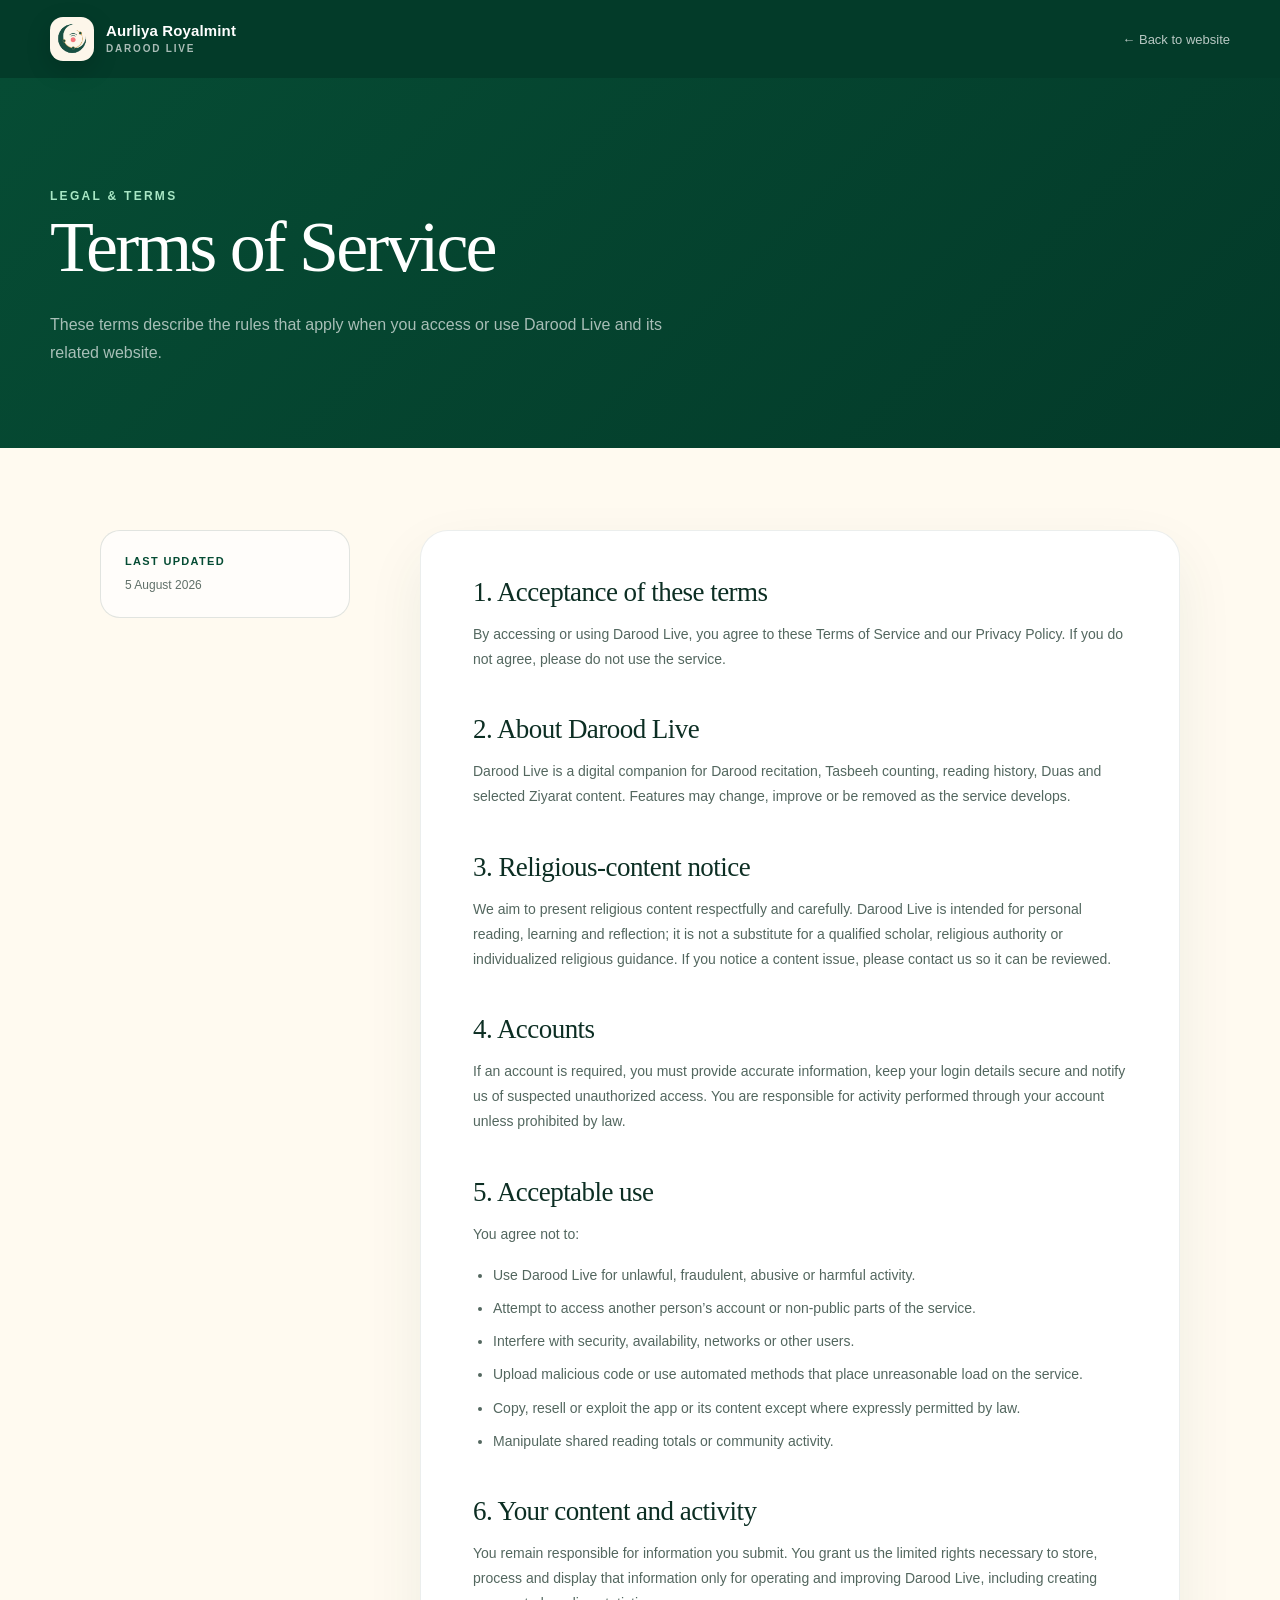
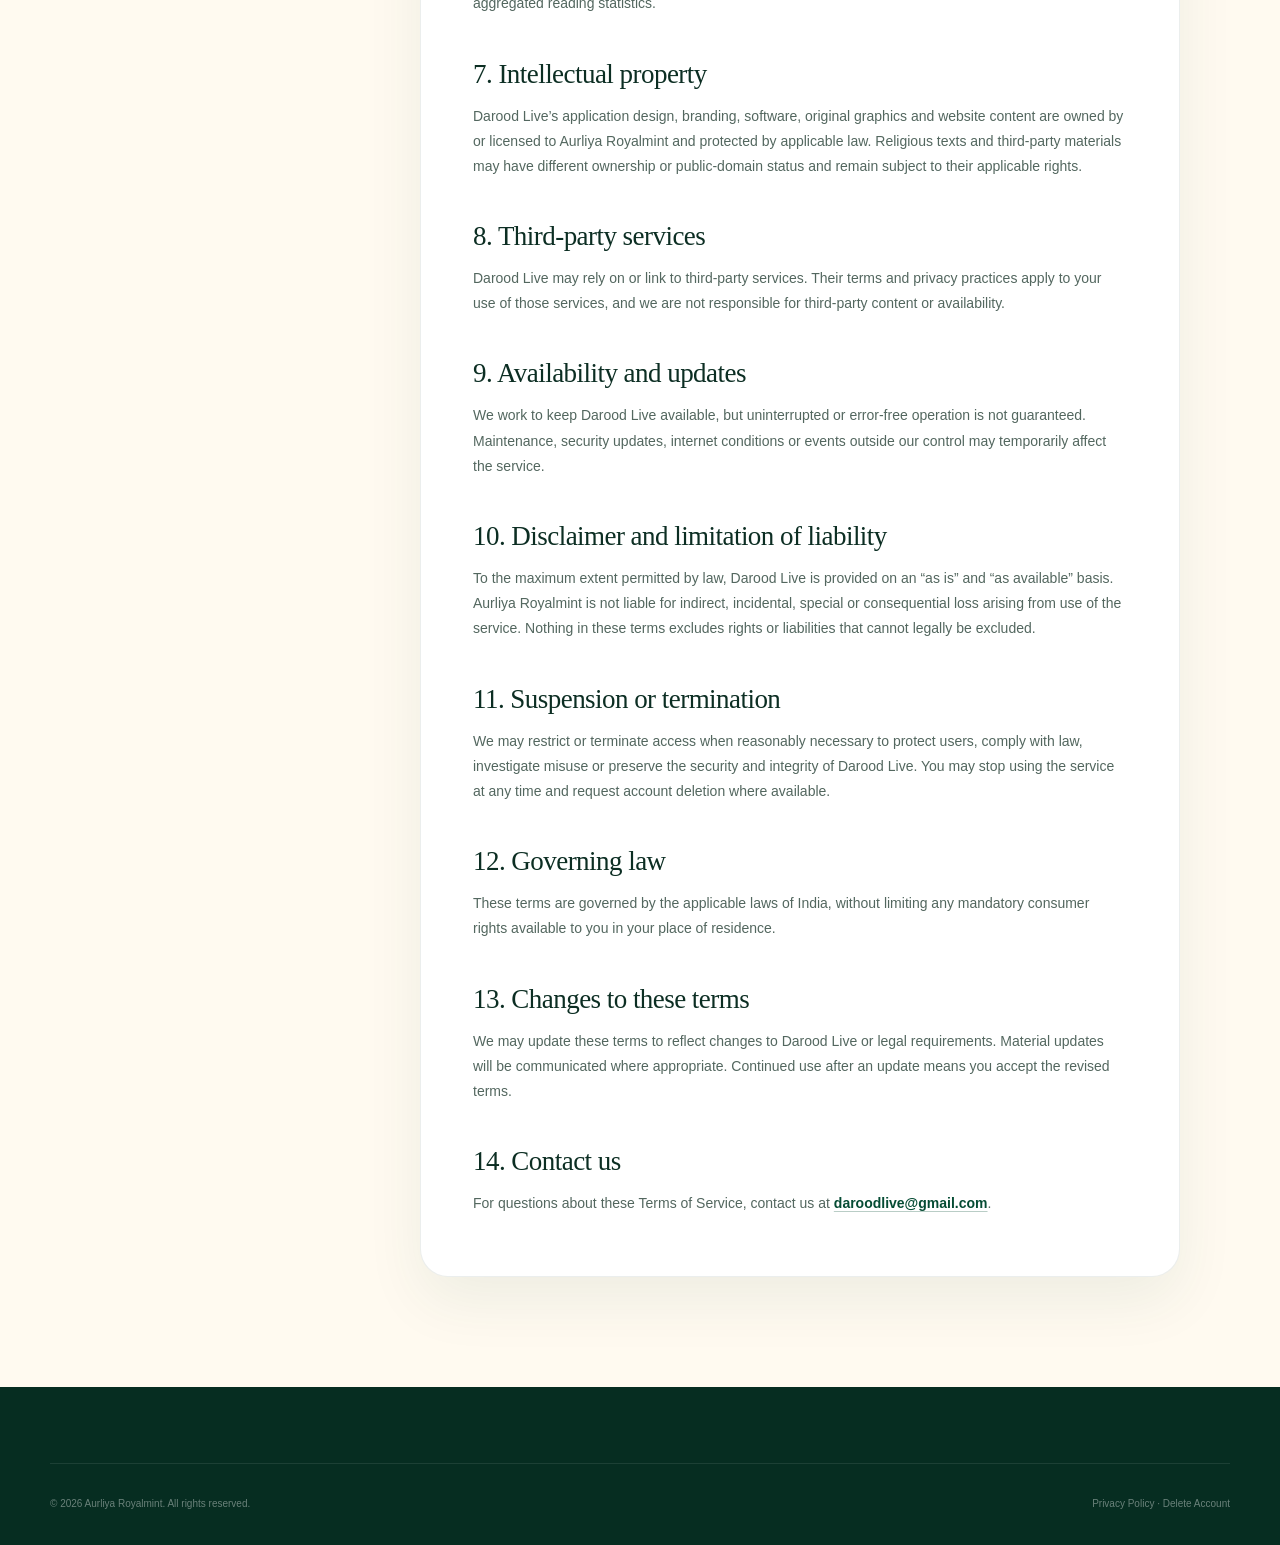
<file: terms.html>
<!DOCTYPE html>
<html lang="en">
<head>
  <meta charset="utf-8"><meta name="viewport" content="width=device-width, initial-scale=1"><meta name="theme-color" content="#064c34">
  <meta name="description" content="Terms of Service for Darood Live by Aurliya Royalmint."><title>Terms of Service — Darood Live</title>
  <link rel="icon" href="assets/darood-live-icon.png"><link rel="stylesheet" href="style.css">
</head>
<body>
  <main class="legal-page">
    <header class="legal-header"><div class="shell nav-wrap"><a class="brand" href="index.html"><img src="assets/darood-live-icon.png" alt=""><span><strong>Aurliya Royalmint</strong><small>Darood Live</small></span></a><a class="back-link" href="index.html">← Back to website</a></div></header>
    <section class="legal-hero"><div class="shell"><p class="section-kicker light">Legal &amp; terms</p><h1>Terms of Service</h1><p>These terms describe the rules that apply when you access or use Darood Live and its related website.</p></div></section>
    <div class="shell legal-content">
      <aside class="legal-meta"><strong>Last updated</strong><span>5 August 2026</span></aside>
      <article class="legal-body">
        <section><h2>1. Acceptance of these terms</h2><p>By accessing or using Darood Live, you agree to these Terms of Service and our Privacy Policy. If you do not agree, please do not use the service.</p></section>
        <section><h2>2. About Darood Live</h2><p>Darood Live is a digital companion for Darood recitation, Tasbeeh counting, reading history, Duas and selected Ziyarat content. Features may change, improve or be removed as the service develops.</p></section>
        <section><h2>3. Religious-content notice</h2><p>We aim to present religious content respectfully and carefully. Darood Live is intended for personal reading, learning and reflection; it is not a substitute for a qualified scholar, religious authority or individualized religious guidance. If you notice a content issue, please contact us so it can be reviewed.</p></section>
        <section><h2>4. Accounts</h2><p>If an account is required, you must provide accurate information, keep your login details secure and notify us of suspected unauthorized access. You are responsible for activity performed through your account unless prohibited by law.</p></section>
        <section><h2>5. Acceptable use</h2><p>You agree not to:</p><ul><li>Use Darood Live for unlawful, fraudulent, abusive or harmful activity.</li><li>Attempt to access another person’s account or non-public parts of the service.</li><li>Interfere with security, availability, networks or other users.</li><li>Upload malicious code or use automated methods that place unreasonable load on the service.</li><li>Copy, resell or exploit the app or its content except where expressly permitted by law.</li><li>Manipulate shared reading totals or community activity.</li></ul></section>
        <section><h2>6. Your content and activity</h2><p>You remain responsible for information you submit. You grant us the limited rights necessary to store, process and display that information only for operating and improving Darood Live, including creating aggregated reading statistics.</p></section>
        <section><h2>7. Intellectual property</h2><p>Darood Live’s application design, branding, software, original graphics and website content are owned by or licensed to Aurliya Royalmint and protected by applicable law. Religious texts and third-party materials may have different ownership or public-domain status and remain subject to their applicable rights.</p></section>
        <section><h2>8. Third-party services</h2><p>Darood Live may rely on or link to third-party services. Their terms and privacy practices apply to your use of those services, and we are not responsible for third-party content or availability.</p></section>
        <section><h2>9. Availability and updates</h2><p>We work to keep Darood Live available, but uninterrupted or error-free operation is not guaranteed. Maintenance, security updates, internet conditions or events outside our control may temporarily affect the service.</p></section>
        <section><h2>10. Disclaimer and limitation of liability</h2><p>To the maximum extent permitted by law, Darood Live is provided on an “as is” and “as available” basis. Aurliya Royalmint is not liable for indirect, incidental, special or consequential loss arising from use of the service. Nothing in these terms excludes rights or liabilities that cannot legally be excluded.</p></section>
        <section><h2>11. Suspension or termination</h2><p>We may restrict or terminate access when reasonably necessary to protect users, comply with law, investigate misuse or preserve the security and integrity of Darood Live. You may stop using the service at any time and request account deletion where available.</p></section>
        <section><h2>12. Governing law</h2><p>These terms are governed by the applicable laws of India, without limiting any mandatory consumer rights available to you in your place of residence.</p></section>
        <section><h2>13. Changes to these terms</h2><p>We may update these terms to reflect changes to Darood Live or legal requirements. Material updates will be communicated where appropriate. Continued use after an update means you accept the revised terms.</p></section>
        <section><h2>14. Contact us</h2><p>For questions about these Terms of Service, contact us at <a href="mailto:daroodlive@gmail.com">daroodlive@gmail.com</a>.</p></section>
      </article>
    </div>
    <footer class="site-footer"><div class="shell footer-bottom"><p>© 2026 Aurliya Royalmint. All rights reserved.</p><p><a href="privacy.html">Privacy Policy</a> · <a href="delete-account.html">Delete Account</a></p></div></footer>
  </main>
</body>
</html>
</file>
<file: style.css>
:root {
  --ink: #0c2e23;
  --forest: #064c34;
  --forest-dark: #033b29;
  --leaf: #16845a;
  --mint: #e9f6ef;
  --mint-soft: #f4fbf7;
  --cream: #fffaf0;
  --gold: #d2a94c;
  --coral: #f36f74;
  --muted: #617069;
  --line: rgba(12, 46, 35, 0.12);
  --shadow: 0 32px 90px rgba(6, 76, 52, 0.14);
}

* {
  box-sizing: border-box;
}

html {
  scroll-behavior: smooth;
  scroll-padding-top: 92px;
}

body {
  margin: 0;
  background: #fff;
  color: var(--ink);
  font-family: var(--font-geist-sans, Arial), Helvetica, sans-serif;
  -webkit-font-smoothing: antialiased;
}

a {
  color: inherit;
  text-decoration: none;
}

img {
  display: block;
  max-width: 100%;
}

.shell {
  width: min(1180px, calc(100% - 48px));
  margin-inline: auto;
}

.site-header {
  position: sticky;
  z-index: 50;
  top: 0;
  height: 78px;
  display: flex;
  align-items: center;
  border-bottom: 1px solid rgba(255, 255, 255, 0.08);
  background: rgba(3, 54, 38, 0.9);
  color: white;
  backdrop-filter: blur(18px);
}

.nav-wrap {
  display: flex;
  align-items: center;
  justify-content: space-between;
}

.brand {
  display: inline-flex;
  align-items: center;
  gap: 12px;
}

.brand img {
  width: 44px;
  height: 44px;
  border-radius: 13px;
  box-shadow: 0 8px 25px rgba(0, 0, 0, 0.17);
}

.brand span {
  display: grid;
  line-height: 1.05;
}

.brand strong {
  font-size: 15px;
  letter-spacing: 0.01em;
}

.brand small {
  margin-top: 5px;
  color: rgba(255, 255, 255, 0.66);
  font-size: 10px;
  font-weight: 600;
  letter-spacing: 0.18em;
  text-transform: uppercase;
}

.desktop-nav {
  display: flex;
  align-items: center;
  gap: 34px;
}

.desktop-nav a {
  color: rgba(255, 255, 255, 0.76);
  font-size: 14px;
  transition: color 0.2s ease;
}

.desktop-nav a:hover {
  color: #fff;
}

.nav-cta {
  display: inline-flex;
  align-items: center;
  gap: 10px;
  padding: 11px 16px;
  border: 1px solid rgba(255, 255, 255, 0.24);
  border-radius: 999px;
  font-size: 13px;
  font-weight: 650;
}

.nav-cta span {
  color: #a8e7c5;
}

.hero {
  position: relative;
  min-height: 900px;
  overflow: hidden;
  padding: 96px 0 0;
  background:
    radial-gradient(circle at 76% 26%, rgba(80, 194, 132, 0.2), transparent 29%),
    linear-gradient(135deg, #033b29 0%, #075b3e 58%, #06452f 100%);
  color: white;
}

.hero::before {
  position: absolute;
  inset: 0;
  background-image: radial-gradient(rgba(255,255,255,.15) 0.7px, transparent 0.7px);
  background-size: 24px 24px;
  mask-image: linear-gradient(to bottom, black, transparent 70%);
  content: "";
  opacity: .18;
}

.hero-orbit {
  position: absolute;
  border: 1px solid rgba(255, 255, 255, 0.08);
  border-radius: 50%;
}

.orbit-one {
  width: 660px;
  height: 660px;
  right: -100px;
  top: 45px;
}

.orbit-two {
  width: 440px;
  height: 440px;
  right: 10px;
  top: 155px;
}

.hero-grid {
  position: relative;
  z-index: 2;
  display: grid;
  grid-template-columns: minmax(0, 1fr) minmax(480px, 0.9fr);
  align-items: center;
  gap: 54px;
}

.hero-copy {
  padding-bottom: 66px;
}

.eyebrow,
.section-kicker {
  margin: 0 0 20px;
  color: var(--leaf);
  font-size: 12px;
  font-weight: 750;
  letter-spacing: 0.19em;
  text-transform: uppercase;
}

.eyebrow {
  display: flex;
  align-items: center;
  gap: 10px;
  color: #a8e7c5;
}

.eyebrow span {
  width: 26px;
  height: 1px;
  background: #a8e7c5;
}

.hero h1,
.section h2,
.download-card h2,
.legal-hero h1 {
  margin: 0;
  font-family: Georgia, "Times New Roman", serif;
  font-weight: 500;
  letter-spacing: -0.04em;
}

.hero h1 {
  max-width: 680px;
  font-size: clamp(52px, 6.2vw, 82px);
  line-height: 0.99;
}

.hero h1 em {
  color: #b8edcc;
  font-weight: 400;
}

.hero-lede {
  max-width: 620px;
  margin: 30px 0 0;
  color: rgba(255, 255, 255, 0.72);
  font-size: 17px;
  line-height: 1.8;
}

.hero-actions {
  display: flex;
  flex-wrap: wrap;
  gap: 13px;
  margin-top: 36px;
}

.button {
  display: inline-flex;
  min-height: 52px;
  align-items: center;
  justify-content: center;
  gap: 30px;
  padding: 0 23px;
  border-radius: 999px;
  font-size: 14px;
  font-weight: 700;
  transition: transform 0.2s ease, background 0.2s ease;
}

.button:hover {
  transform: translateY(-2px);
}

.button-primary {
  background: white;
  color: var(--forest);
}

.button-quiet {
  border: 1px solid rgba(255,255,255,.22);
  color: white;
}

.button-quiet:hover {
  background: rgba(255,255,255,.08);
}

.language-row {
  display: flex;
  align-items: center;
  gap: 12px;
  margin-top: 40px;
  color: rgba(255, 255, 255, 0.64);
  font-size: 12px;
}

.language-row i {
  width: 3px;
  height: 3px;
  border-radius: 50%;
  background: rgba(255,255,255,.3);
}

.hero-visual {
  position: relative;
  height: 640px;
}

.phone {
  position: absolute;
  overflow: hidden;
  border: 7px solid #15221e;
  border-radius: 42px;
  background: #eef8f2;
  box-shadow: 0 42px 100px rgba(0,0,0,.32);
}

.phone img {
  width: 100%;
  height: 100%;
  object-fit: cover;
  object-position: top;
}

.phone-main {
  z-index: 2;
  width: 285px;
  height: 580px;
  right: 150px;
  top: 8px;
  transform: rotate(-2.5deg);
}

.phone-secondary {
  z-index: 1;
  width: 230px;
  height: 470px;
  right: -6px;
  top: 96px;
  opacity: 0.9;
  transform: rotate(7deg);
}

.phone-speaker {
  position: absolute;
  z-index: 5;
  top: 10px;
  left: 50%;
  width: 72px;
  height: 19px;
  border-radius: 20px;
  background: #15221e;
  transform: translateX(-50%);
}

.floating-note {
  position: absolute;
  z-index: 4;
  display: flex;
  align-items: center;
  gap: 11px;
  min-width: 190px;
  padding: 13px 15px;
  border: 1px solid rgba(255,255,255,.6);
  border-radius: 16px;
  background: rgba(255,255,255,.94);
  color: var(--ink);
  box-shadow: 0 20px 50px rgba(0,0,0,.2);
}

.floating-note span:last-child {
  display: grid;
  gap: 2px;
}

.floating-note strong {
  font-size: 12px;
}

.floating-note small {
  color: #708078;
  font-size: 9px;
}

.note-top {
  right: 342px;
  top: 72px;
}

.note-bottom {
  right: 4px;
  bottom: 83px;
}

.note-icon {
  display: grid;
  width: 30px;
  height: 30px;
  place-items: center;
  border-radius: 50%;
  background: var(--mint);
  color: var(--leaf);
  font-size: 12px;
  font-weight: 800;
}

.pulse-dot {
  width: 12px;
  height: 12px;
  border: 3px solid #bcebd3;
  border-radius: 50%;
  background: var(--leaf);
}

.trust-strip {
  position: relative;
  z-index: 3;
  display: grid;
  grid-template-columns: repeat(4, 1fr);
  padding: 28px 0;
  border-top: 1px solid rgba(255, 255, 255, 0.1);
}

.trust-strip div {
  display: flex;
  align-items: center;
  gap: 12px;
  padding-left: 30px;
  border-left: 1px solid rgba(255, 255, 255, 0.1);
}

.trust-strip div:first-child {
  padding-left: 0;
  border-left: 0;
}

.trust-strip strong {
  color: #b8edcc;
  font-family: Georgia, serif;
  font-size: 27px;
  font-weight: 500;
}

.trust-strip span {
  color: rgba(255,255,255,.6);
  font-size: 11px;
  line-height: 1.3;
}

.section {
  padding: 120px 0;
}

.intro-section {
  background: var(--cream);
}

.intro-grid {
  display: grid;
  grid-template-columns: 1.05fr .95fr;
  gap: 100px;
  align-items: start;
}

.intro-grid h2 {
  max-width: 650px;
  font-size: clamp(40px, 5vw, 64px);
  line-height: 1.08;
}

.intro-copy {
  padding-top: 32px;
}

.intro-copy p,
.section-heading > p,
.gallery-heading > p,
.values-intro > p:last-child,
.faq-title > p:last-child,
.preference-copy > p {
  color: var(--muted);
  font-size: 16px;
  line-height: 1.85;
}

.intro-copy p + p {
  margin-top: 20px;
}

.section-heading {
  margin-bottom: 76px;
}

.section-heading.centered {
  max-width: 710px;
  margin-inline: auto;
  text-align: center;
}

.section-heading h2 {
  font-size: clamp(42px, 5vw, 62px);
  line-height: 1.06;
}

.section-heading > p:last-child {
  max-width: 610px;
  margin: 20px auto 0;
}

.feature-section {
  background: white;
}

.feature-stories {
  display: grid;
  gap: 130px;
}

.feature-story {
  display: grid;
  grid-template-columns: 1fr 1fr;
  align-items: center;
  gap: 110px;
}

.feature-story.feature-reverse .story-image-wrap {
  order: 2;
}

.story-image-wrap {
  position: relative;
  display: grid;
  min-height: 630px;
  place-items: center;
  border-radius: 40px;
  background: linear-gradient(145deg, #eff8f3, #dcefe5);
}

.story-image-wrap::before,
.story-image-wrap::after {
  position: absolute;
  width: 72px;
  height: 72px;
  border: 1px solid rgba(6, 76, 52, 0.1);
  border-radius: 50%;
  content: "";
}

.story-image-wrap::before { left: 34px; top: 34px; }
.story-image-wrap::after { right: 38px; bottom: 44px; }

.story-phone {
  position: relative;
  z-index: 2;
  width: 286px;
  height: 575px;
  overflow: hidden;
  border: 7px solid #123127;
  border-radius: 38px;
  background: white;
  box-shadow: 0 34px 70px rgba(6, 76, 52, 0.22);
}

.story-phone img {
  width: 100%;
  height: 100%;
  object-fit: cover;
  object-position: top;
}

.story-label {
  position: absolute;
  z-index: 3;
  right: 28px;
  bottom: 48px;
  padding: 12px 16px;
  border-radius: 999px;
  background: white;
  box-shadow: 0 14px 35px rgba(6, 76, 52, 0.14);
  color: var(--forest);
  font-size: 11px;
  font-weight: 750;
}

.story-number {
  display: inline-grid;
  width: 42px;
  height: 42px;
  place-items: center;
  border: 1px solid var(--line);
  border-radius: 50%;
  color: var(--leaf);
  font-size: 11px;
  font-weight: 750;
}

.story-copy h3 {
  margin: 25px 0 18px;
  font-family: Georgia, serif;
  font-size: clamp(36px, 4vw, 52px);
  font-weight: 500;
  letter-spacing: -0.035em;
  line-height: 1.05;
}

.story-copy > p {
  max-width: 490px;
  color: var(--muted);
  font-size: 16px;
  line-height: 1.8;
}

.story-copy ul {
  display: grid;
  gap: 14px;
  margin: 29px 0 0;
  padding: 26px 0 0;
  border-top: 1px solid var(--line);
  list-style: none;
}

.story-copy li {
  position: relative;
  padding-left: 26px;
  color: #345449;
  font-size: 14px;
}

.story-copy li::before {
  position: absolute;
  left: 0;
  top: 3px;
  display: grid;
  width: 16px;
  height: 16px;
  place-items: center;
  border-radius: 50%;
  background: var(--mint);
  color: var(--leaf);
  content: "✓";
  font-size: 9px;
  font-weight: 900;
}

.preferences-section {
  overflow: hidden;
  padding-bottom: 0;
  background: linear-gradient(135deg, #064c34, #033a29);
  color: white;
}

.preference-grid {
  display: grid;
  grid-template-columns: .92fr 1.08fr;
  gap: 80px;
  align-items: end;
}

.section-kicker.light {
  color: #a8e7c5;
}

.preference-copy {
  align-self: center;
  padding-bottom: 115px;
}

.preference-copy h2 {
  font-size: clamp(48px, 5vw, 68px);
  line-height: 1.04;
}

.preference-copy > p {
  max-width: 520px;
  margin-top: 24px;
  color: rgba(255,255,255,.67);
}

.option-pills {
  display: flex;
  flex-wrap: wrap;
  gap: 9px;
  margin-top: 28px;
}

.option-pills span {
  padding: 10px 14px;
  border: 1px solid rgba(255,255,255,.16);
  border-radius: 999px;
  background: rgba(255,255,255,.06);
  color: #d5f5e3;
  font-size: 12px;
}

.mini-benefits {
  display: grid;
  gap: 14px;
  margin-top: 38px;
}

.mini-benefits > div {
  display: flex;
  align-items: center;
  gap: 14px;
}

.mini-benefits b {
  display: grid;
  width: 38px;
  height: 38px;
  place-items: center;
  border-radius: 12px;
  background: rgba(255,255,255,.09);
  color: #c8efda;
}

.mini-benefits span {
  display: grid;
}

.mini-benefits strong {
  font-size: 13px;
}

.mini-benefits small {
  margin-top: 3px;
  color: rgba(255,255,255,.5);
  font-size: 10px;
}

.preference-visual {
  position: relative;
  min-height: 760px;
}

.preference-visual::before {
  position: absolute;
  right: -100px;
  bottom: -170px;
  width: 760px;
  height: 760px;
  border: 1px solid rgba(255,255,255,.08);
  border-radius: 50%;
  content: "";
}

.large-phone {
  position: absolute;
  bottom: -48px;
  left: 50%;
  z-index: 2;
  width: 370px;
  height: 740px;
  overflow: hidden;
  border: 8px solid #142720;
  border-radius: 48px;
  background: white;
  box-shadow: 0 40px 90px rgba(0,0,0,.35);
  transform: translateX(-50%) rotate(2.5deg);
}

.large-phone img {
  width: 100%;
  height: 100%;
  object-fit: cover;
  object-position: top;
}

.how-section {
  background: var(--cream);
}

.section-heading.compact {
  margin-bottom: 55px;
}

.steps-grid {
  display: grid;
  grid-template-columns: repeat(3, 1fr);
  gap: 18px;
}

.steps-grid article {
  padding: 36px 34px 38px;
  border: 1px solid rgba(12, 46, 35, 0.09);
  border-radius: 26px;
  background: rgba(255,255,255,.62);
}

.steps-grid article > span {
  display: grid;
  width: 36px;
  height: 36px;
  place-items: center;
  border-radius: 50%;
  background: var(--forest);
  color: white;
  font-size: 11px;
  font-weight: 800;
}

.steps-grid h3,
.value-cards h3 {
  margin: 24px 0 12px;
  font-family: Georgia, serif;
  font-size: 25px;
  font-weight: 500;
}

.steps-grid p,
.value-cards p {
  margin: 0;
  color: var(--muted);
  font-size: 14px;
  line-height: 1.75;
}

.gallery-section {
  overflow: hidden;
}

.gallery-heading {
  display: grid;
  grid-template-columns: 1.15fr .65fr;
  align-items: end;
  gap: 60px;
  margin-bottom: 54px;
}

.gallery-heading h2 {
  max-width: 720px;
  font-size: clamp(42px, 5vw, 62px);
  line-height: 1.05;
}

.screen-gallery {
  display: grid;
  grid-template-columns: repeat(6, 1fr);
  gap: 18px;
}

.screen-gallery figure {
  margin: 0;
}

.screen-gallery img {
  width: 100%;
  aspect-ratio: 1 / 2;
  object-fit: cover;
  object-position: top;
  border: 4px solid #e7eee9;
  border-radius: 22px;
  box-shadow: 0 18px 40px rgba(6, 76, 52, 0.12);
  transition: transform 0.25s ease, box-shadow 0.25s ease;
}

.screen-gallery figure:nth-child(even) {
  padding-top: 38px;
}

.screen-gallery img:hover {
  z-index: 2;
  box-shadow: 0 28px 60px rgba(6, 76, 52, 0.2);
  transform: translateY(-8px) scale(1.02);
}

.screen-gallery figcaption {
  margin-top: 14px;
  color: #537066;
  font-size: 11px;
  font-weight: 650;
  text-align: center;
}

.values-section {
  background: var(--mint-soft);
}

.values-grid {
  display: grid;
  grid-template-columns: .85fr 1.15fr;
  gap: 100px;
}

.values-intro h2,
.faq-title h2 {
  font-size: clamp(45px, 5vw, 62px);
}

.values-intro > p:last-child,
.faq-title > p:last-child {
  max-width: 420px;
  margin-top: 24px;
}

.value-cards {
  display: grid;
}

.value-cards article {
  position: relative;
  padding: 0 0 30px 62px;
  border-bottom: 1px solid var(--line);
}

.value-cards article + article {
  padding-top: 30px;
}

.value-cards article > span {
  position: absolute;
  top: 5px;
  left: 0;
  color: var(--leaf);
  font-size: 11px;
  font-weight: 750;
}

.value-cards article + article > span { top: 35px; }
.value-cards h3 { margin: 0 0 10px; }

.faq-section {
  background: white;
}

.faq-grid {
  display: grid;
  grid-template-columns: .72fr 1.28fr;
  gap: 110px;
}

.faq-list {
  border-top: 1px solid var(--line);
}

.faq-list details {
  border-bottom: 1px solid var(--line);
}

.faq-list summary {
  display: flex;
  align-items: center;
  justify-content: space-between;
  gap: 20px;
  padding: 25px 0;
  cursor: pointer;
  font-family: Georgia, serif;
  font-size: 20px;
  list-style: none;
}

.faq-list summary::-webkit-details-marker { display: none; }

.faq-list summary span {
  color: var(--leaf);
  font-family: Arial, sans-serif;
  font-size: 20px;
  font-weight: 300;
  transition: transform .2s ease;
}

.faq-list details[open] summary span {
  transform: rotate(45deg);
}

.faq-list details p {
  max-width: 650px;
  margin: -7px 0 26px;
  color: var(--muted);
  font-size: 14px;
  line-height: 1.75;
}

.download-section {
  padding: 0 0 110px;
  background: white;
}

.download-card {
  position: relative;
  display: grid;
  min-height: 430px;
  grid-template-columns: 1.05fr .65fr;
  align-items: center;
  gap: 60px;
  overflow: hidden;
  padding: 70px 80px;
  border-radius: 40px;
  background:
    radial-gradient(circle at 86% 50%, rgba(103, 203, 148, 0.25), transparent 24%),
    linear-gradient(135deg, #064c34, #033a29);
  color: white;
}

.download-card::before {
  position: absolute;
  right: -80px;
  top: -160px;
  width: 480px;
  height: 480px;
  border: 1px solid rgba(255,255,255,.08);
  border-radius: 50%;
  content: "";
}

.download-card h2 {
  max-width: 680px;
  font-size: clamp(44px, 5vw, 64px);
  line-height: 1.03;
}

.download-copy > p:not(.section-kicker) {
  max-width: 600px;
  margin: 22px 0 0;
  color: rgba(255,255,255,.66);
  font-size: 15px;
  line-height: 1.75;
}

.play-badge {
  display: inline-flex;
  align-items: center;
  gap: 12px;
  margin-top: 30px;
  padding: 12px 18px;
  border: 1px solid rgba(255,255,255,.22);
  border-radius: 12px;
  color: white;
}

.play-badge > span {
  display: grid;
  font-size: 16px;
  font-weight: 650;
}

.play-badge small {
  margin-bottom: 2px;
  color: rgba(255,255,255,.6);
  font-size: 7px;
  letter-spacing: .12em;
}

.download-icon-wrap {
  position: relative;
  z-index: 2;
  display: grid;
  place-items: center;
}

.download-icon-wrap img {
  width: 240px;
  height: 240px;
  border-radius: 54px;
  box-shadow: 0 35px 70px rgba(0,0,0,.27);
  transform: rotate(5deg);
}

.site-footer {
  padding: 76px 0 26px;
  background: #062d21;
  color: white;
}

.footer-main {
  display: grid;
  grid-template-columns: .9fr 1.1fr;
  gap: 80px;
  padding-bottom: 64px;
}

.brand-light strong { color: white; }

.footer-brand > p {
  max-width: 340px;
  margin-top: 22px;
  color: rgba(255,255,255,.48);
  font-size: 13px;
  line-height: 1.7;
}

.footer-links {
  display: grid;
  grid-template-columns: .7fr .9fr 1.2fr;
  gap: 38px;
}

.footer-links > div {
  display: flex;
  flex-direction: column;
  align-items: flex-start;
  gap: 12px;
}

.footer-links h3 {
  margin: 0 0 8px;
  color: #a8e7c5;
  font-size: 10px;
  letter-spacing: .16em;
  text-transform: uppercase;
}

.footer-links a,
.footer-links p {
  margin: 0;
  color: rgba(255,255,255,.56);
  font-size: 12px;
  line-height: 1.6;
}

.footer-links a:hover { color: white; }

.footer-bottom {
  display: flex;
  justify-content: space-between;
  padding-top: 24px;
  border-top: 1px solid rgba(255,255,255,.09);
  color: rgba(255,255,255,.4);
  font-size: 10px;
}

/* Legal pages */
.legal-page {
  min-height: 100vh;
  background: var(--cream);
}

.legal-header {
  background: var(--forest-dark);
  color: white;
}

.legal-header .nav-wrap { height: 78px; }

.back-link {
  color: rgba(255,255,255,.72);
  font-size: 13px;
}

.back-link:hover { color: white; }

.legal-hero {
  padding: 86px 0 82px;
  background: linear-gradient(135deg, #064c34, #033a29);
  color: white;
}

.legal-hero h1 {
  font-size: clamp(48px, 6vw, 72px);
}

.legal-hero p {
  max-width: 660px;
  margin: 22px 0 0;
  color: rgba(255,255,255,.65);
  line-height: 1.7;
}

.legal-content {
  display: grid;
  grid-template-columns: 250px minmax(0, 760px);
  gap: 70px;
  justify-content: center;
  padding: 82px 0 110px;
}

.legal-meta {
  position: sticky;
  top: 110px;
  align-self: start;
  padding: 24px;
  border: 1px solid var(--line);
  border-radius: 20px;
  background: rgba(255,255,255,.65);
}

.legal-meta strong {
  display: block;
  margin-bottom: 8px;
  color: var(--forest);
  font-size: 11px;
  letter-spacing: .12em;
  text-transform: uppercase;
}

.legal-meta span {
  color: var(--muted);
  font-size: 12px;
}

.legal-meta-heading {
  margin-top: 22px;
}

.legal-body {
  padding: 46px 52px;
  border: 1px solid rgba(12,46,35,.08);
  border-radius: 28px;
  background: white;
  box-shadow: 0 24px 60px rgba(6,76,52,.07);
}

.legal-body section + section { margin-top: 42px; }

.legal-body h2 {
  margin: 0 0 14px;
  font-family: Georgia, serif;
  font-size: 27px;
  font-weight: 500;
  letter-spacing: -.02em;
}

.legal-body p,
.legal-body li {
  color: #53675f;
  font-size: 14px;
  line-height: 1.8;
}

.legal-body ul {
  display: grid;
  gap: 8px;
  padding-left: 20px;
}

.legal-body ol {
  display: grid;
  gap: 10px;
  padding-left: 22px;
}

.legal-body a {
  color: var(--forest);
  font-weight: 700;
  text-decoration: underline;
  text-decoration-color: rgba(6, 76, 52, .28);
  text-underline-offset: 3px;
}

.delete-request-button {
  display: inline-flex;
  min-height: 52px;
  align-items: center;
  justify-content: center;
  margin-top: 10px;
  padding: 0 25px;
  border-radius: 999px;
  background: var(--forest);
  box-shadow: 0 12px 26px rgba(6, 76, 52, .18);
  color: white !important;
  font-size: 14px;
  text-decoration: none !important;
  transition: background .2s ease, transform .2s ease;
}

.delete-request-button:hover {
  background: var(--forest-dark);
  transform: translateY(-2px);
}

.legal-note {
  padding: 20px 22px;
  border-left: 3px solid var(--leaf);
  border-radius: 0 14px 14px 0;
  background: var(--mint-soft);
}

@media (max-width: 1040px) {
  .hero { min-height: auto; }
  .hero-grid { grid-template-columns: 1fr .8fr; gap: 20px; }
  .phone-main { right: 110px; }
  .phone-secondary { right: -45px; }
  .note-top { right: 270px; }
  .feature-story { gap: 65px; }
  .story-image-wrap { min-height: 570px; }
  .story-phone { height: 520px; width: 260px; }
  .screen-gallery { grid-template-columns: repeat(3, 1fr); }
  .screen-gallery figure:nth-child(even) { padding-top: 0; }
  .preference-grid { gap: 20px; }
}

@media (max-width: 820px) {
  .shell { width: min(100% - 32px, 680px); }
  .desktop-nav { display: none; }
  .hero { padding-top: 72px; }
  .hero-grid { grid-template-columns: 1fr; }
  .hero-copy { text-align: center; padding-bottom: 28px; }
  .eyebrow, .hero-actions, .language-row { justify-content: center; }
  .hero h1, .hero-lede { margin-inline: auto; }
  .hero-visual { height: 610px; max-width: 560px; width: 100%; margin: 0 auto; }
  .phone-main { left: 50%; right: auto; transform: translateX(-58%) rotate(-2deg); }
  .phone-secondary { right: 8px; }
  .note-top { left: 3px; right: auto; }
  .trust-strip { grid-template-columns: repeat(2, 1fr); }
  .trust-strip div { padding: 18px 16px; border-top: 1px solid rgba(255,255,255,.1); }
  .trust-strip div:nth-child(odd) { border-left: 0; }
  .section { padding: 90px 0; }
  .intro-grid, .feature-story, .preference-grid, .gallery-heading, .values-grid, .faq-grid, .download-card, .footer-main { grid-template-columns: 1fr; }
  .intro-grid, .values-grid, .faq-grid { gap: 50px; }
  .feature-story { gap: 44px; }
  .feature-story.feature-reverse .story-image-wrap { order: 0; }
  .feature-stories { gap: 90px; }
  .story-image-wrap { min-height: 600px; }
  .preference-copy { padding-bottom: 0; }
  .preference-visual { min-height: 700px; }
  .large-phone { width: 340px; height: 680px; }
  .steps-grid { grid-template-columns: 1fr; }
  .gallery-heading { gap: 20px; }
  .screen-gallery { grid-template-columns: repeat(3, 1fr); }
  .download-card { gap: 35px; padding: 60px; text-align: center; }
  .download-copy > p { margin-inline: auto !important; }
  .download-icon-wrap img { width: 180px; height: 180px; border-radius: 42px; }
  .footer-links { grid-template-columns: repeat(3, 1fr); }
  .legal-content { grid-template-columns: 1fr; gap: 24px; }
  .legal-meta { position: static; }
}

@media (max-width: 560px) {
  .shell { width: min(100% - 24px, 520px); }
  .site-header { height: 70px; }
  .brand img { width: 38px; height: 38px; border-radius: 11px; }
  .brand strong { font-size: 13px; }
  .nav-cta { padding: 10px 12px; font-size: 11px; }
  .nav-cta span { display: none; }
  .hero { padding-top: 56px; }
  .hero h1 { font-size: 48px; }
  .hero-lede { font-size: 15px; }
  .button { width: 100%; }
  .language-row { gap: 7px; font-size: 10px; }
  .hero-visual { height: 540px; }
  .phone-main { width: 246px; height: 500px; }
  .phone-secondary { width: 190px; height: 390px; right: -38px; top: 83px; }
  .floating-note { min-width: 160px; padding: 10px 12px; }
  .note-top { top: 35px; }
  .note-bottom { right: -2px; bottom: 48px; }
  .trust-strip { padding: 18px 0; }
  .trust-strip div { flex-direction: column; align-items: flex-start; gap: 2px; }
  .section { padding: 76px 0; }
  .intro-grid h2, .section-heading h2, .gallery-heading h2, .values-intro h2, .faq-title h2 { font-size: 39px; }
  .section-heading { margin-bottom: 50px; }
  .feature-stories { gap: 75px; }
  .story-image-wrap { min-height: 510px; border-radius: 28px; }
  .story-phone { width: 235px; height: 470px; }
  .story-label { right: 12px; bottom: 24px; }
  .story-copy h3 { font-size: 38px; }
  .preference-copy h2 { font-size: 44px; }
  .preference-visual { min-height: 600px; }
  .large-phone { width: 285px; height: 570px; border-radius: 40px; }
  .steps-grid article { padding: 30px 26px; }
  .screen-gallery { grid-template-columns: repeat(2, 1fr); gap: 12px; }
  .screen-gallery img { border-radius: 18px; }
  .value-cards article { padding-left: 40px; }
  .faq-list summary { font-size: 18px; }
  .download-section { padding-bottom: 70px; }
  .download-card { width: calc(100% - 24px); min-height: auto; padding: 50px 24px; border-radius: 28px; }
  .download-card h2 { font-size: 40px; }
  .footer-main { gap: 45px; }
  .footer-links { grid-template-columns: 1fr 1fr; gap: 34px; }
  .footer-links > div:last-child { grid-column: 1 / -1; }
  .footer-bottom { flex-direction: column; gap: 9px; }
  .legal-hero { padding: 62px 0; }
  .legal-hero h1 { font-size: 45px; }
  .legal-content { padding: 48px 0 75px; }
  .legal-body { padding: 32px 24px; border-radius: 22px; }
}

@media (prefers-reduced-motion: reduce) {
  html { scroll-behavior: auto; }
  *, *::before, *::after { transition-duration: .01ms !important; animation-duration: .01ms !important; }
}
</file>
